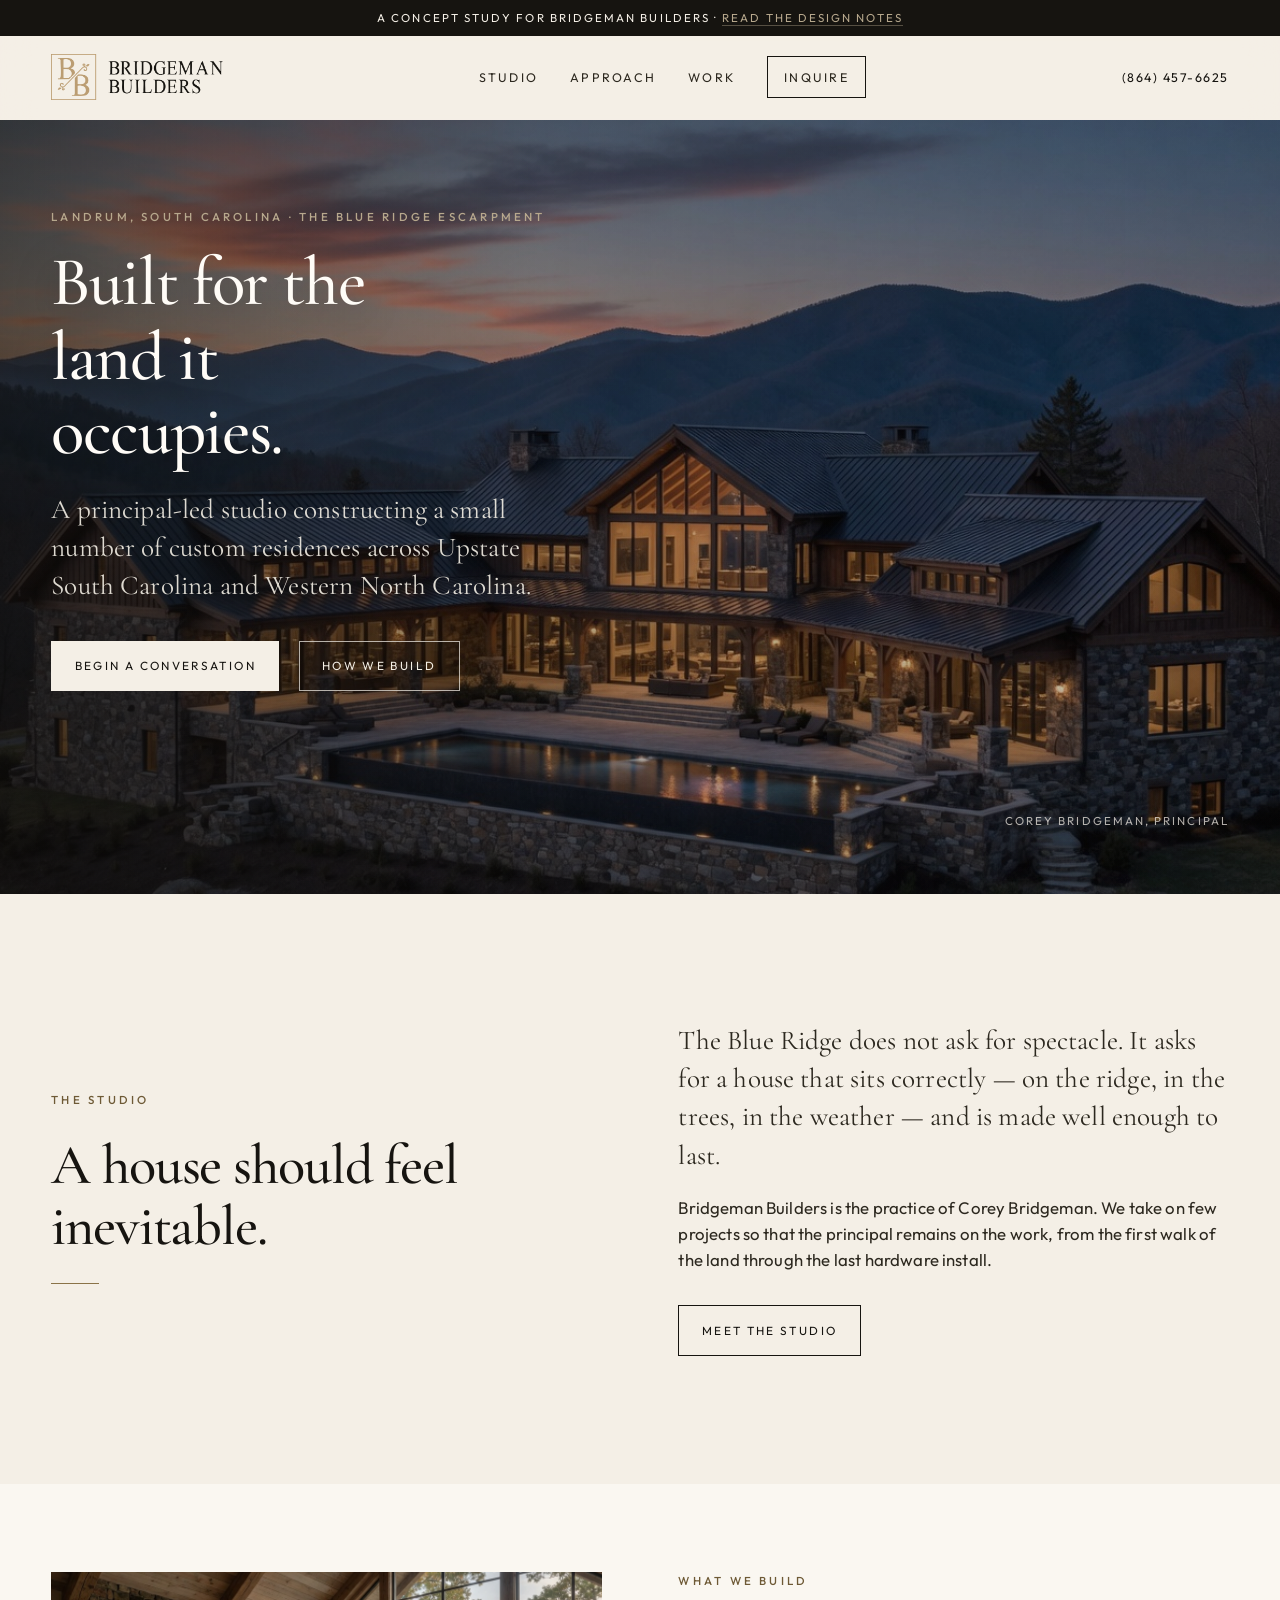
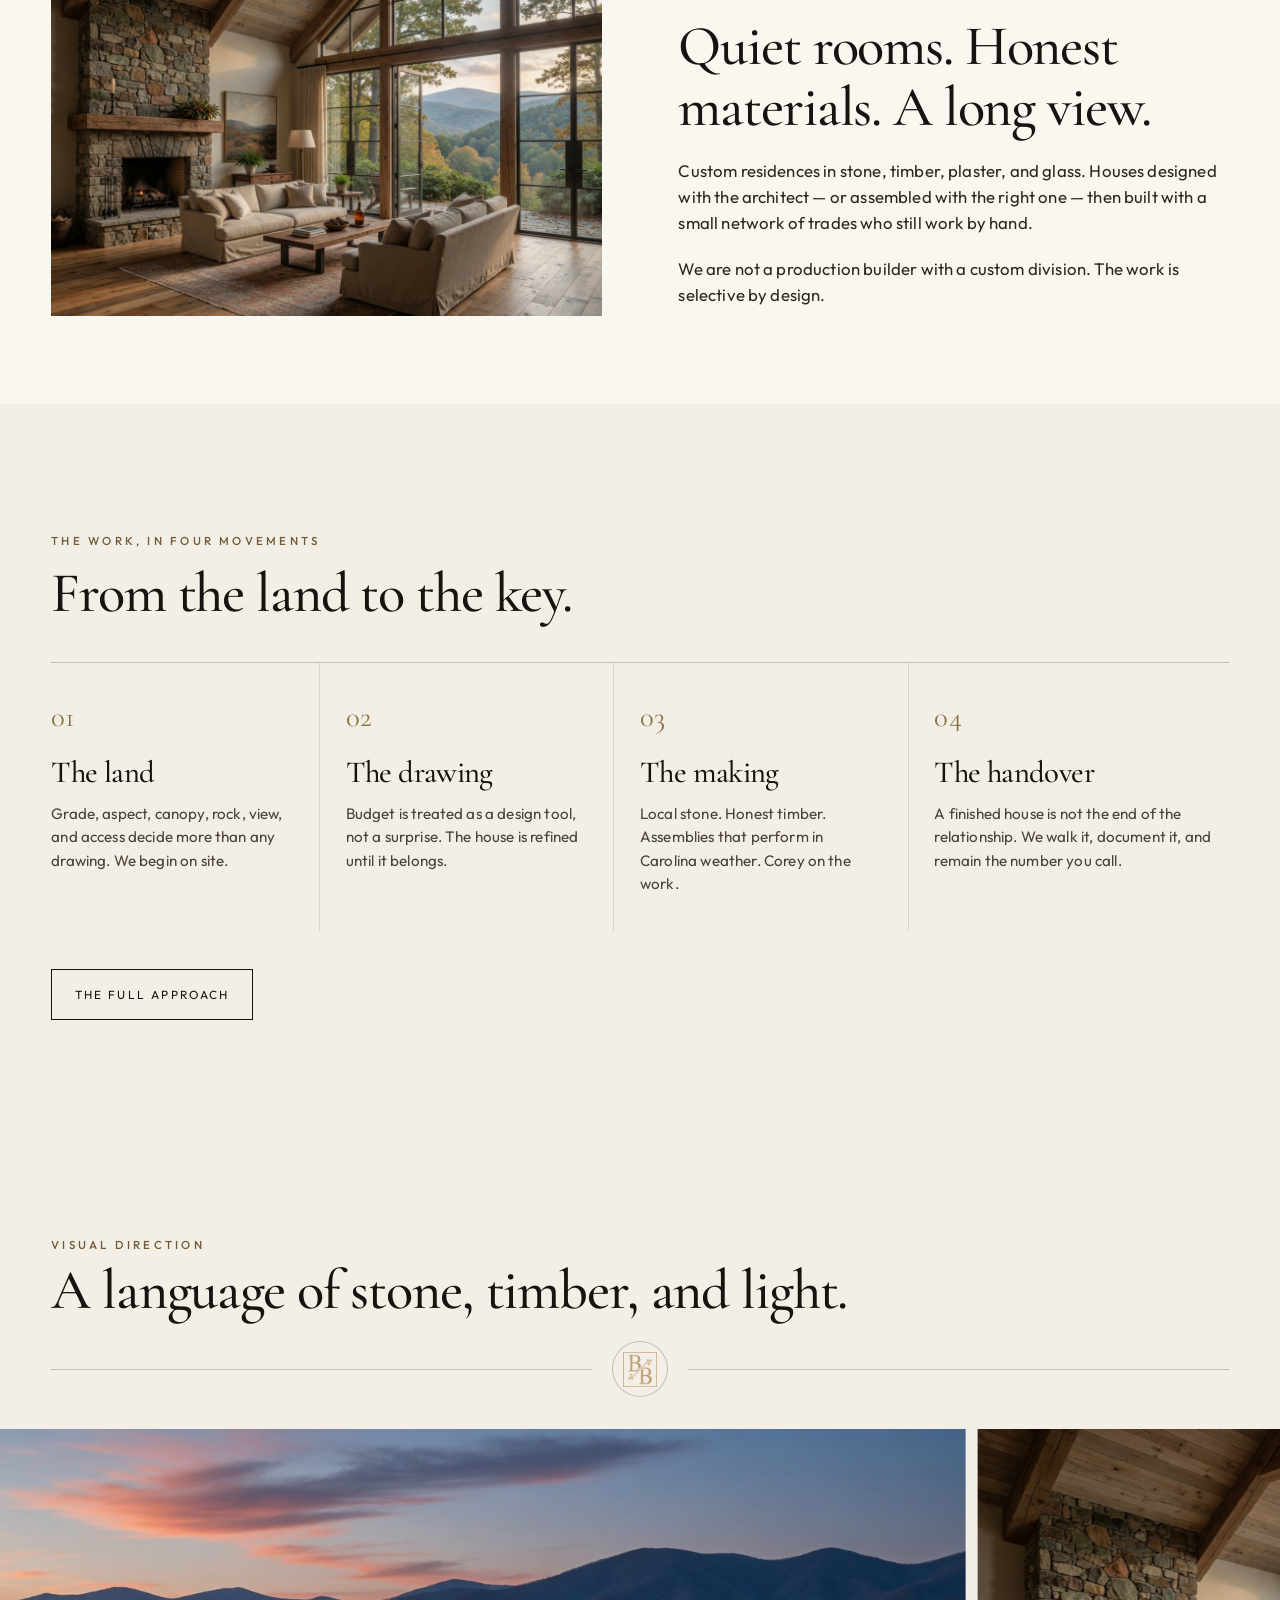
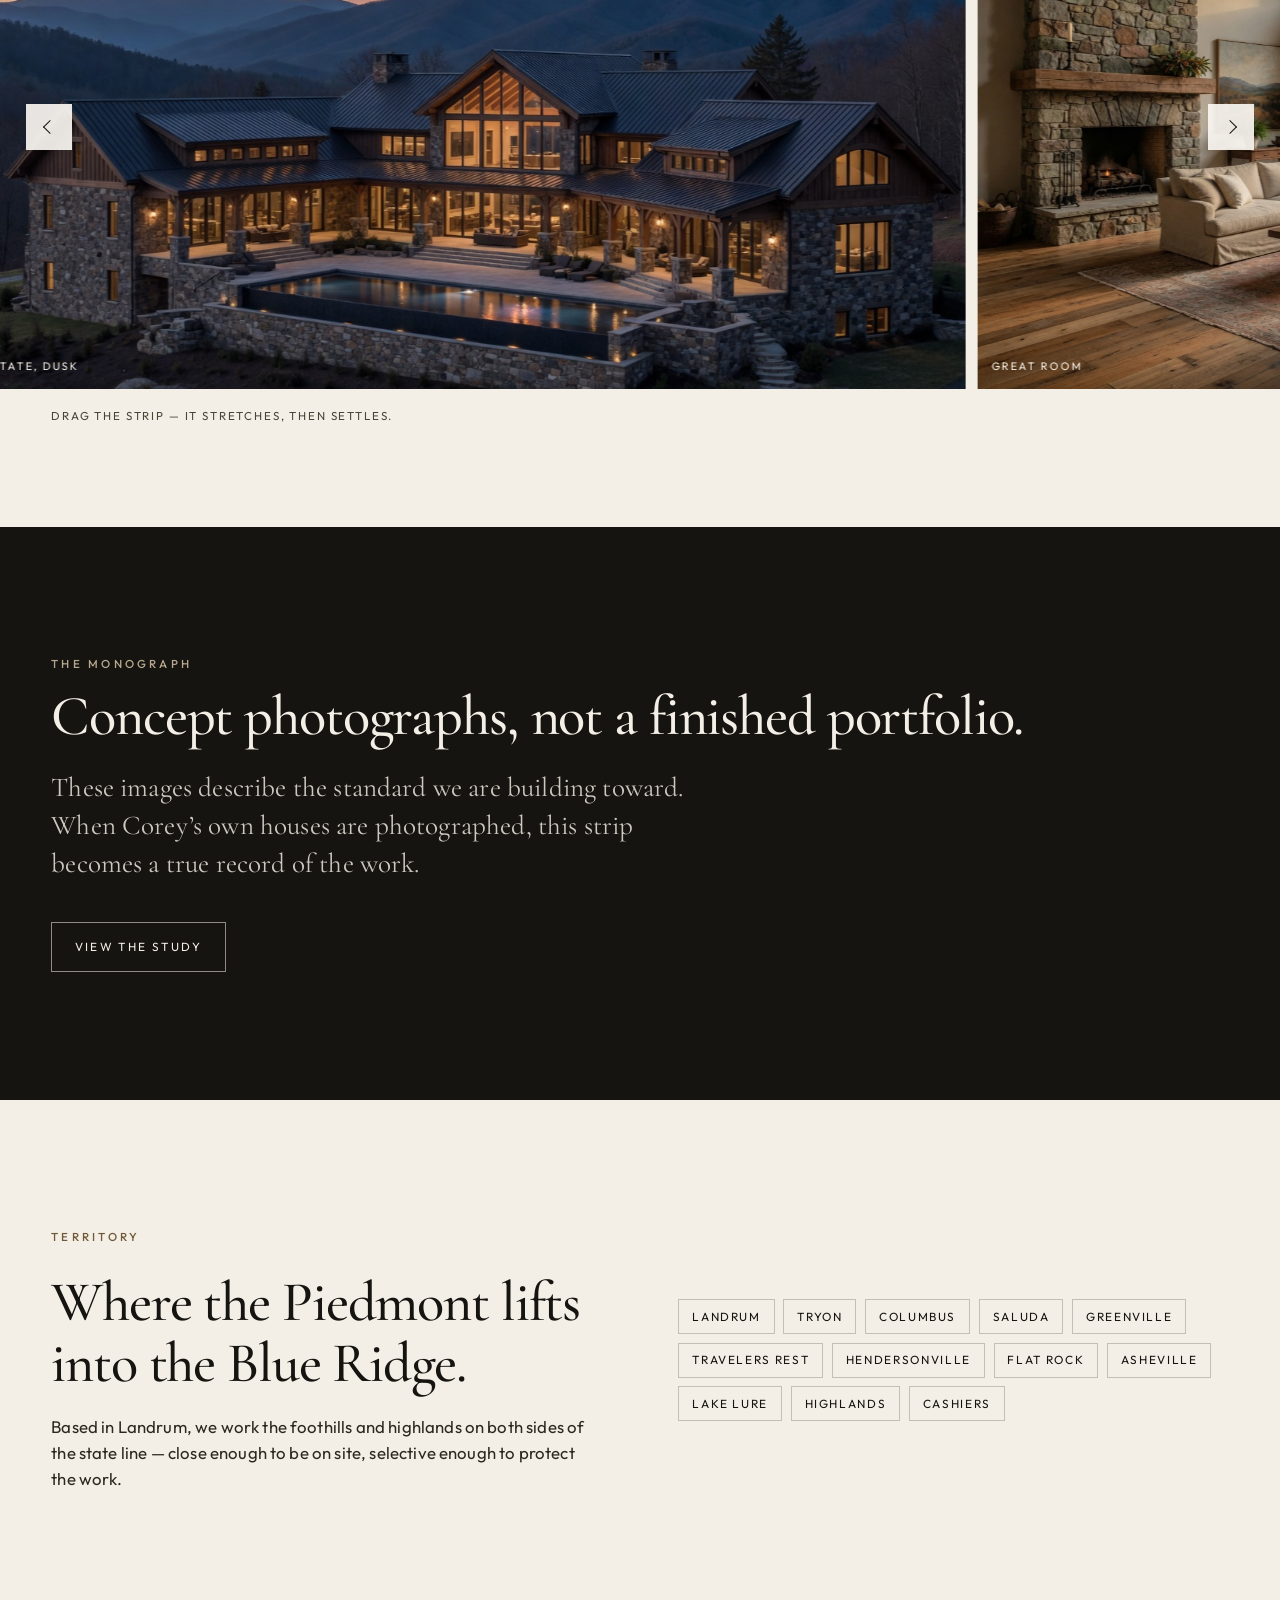
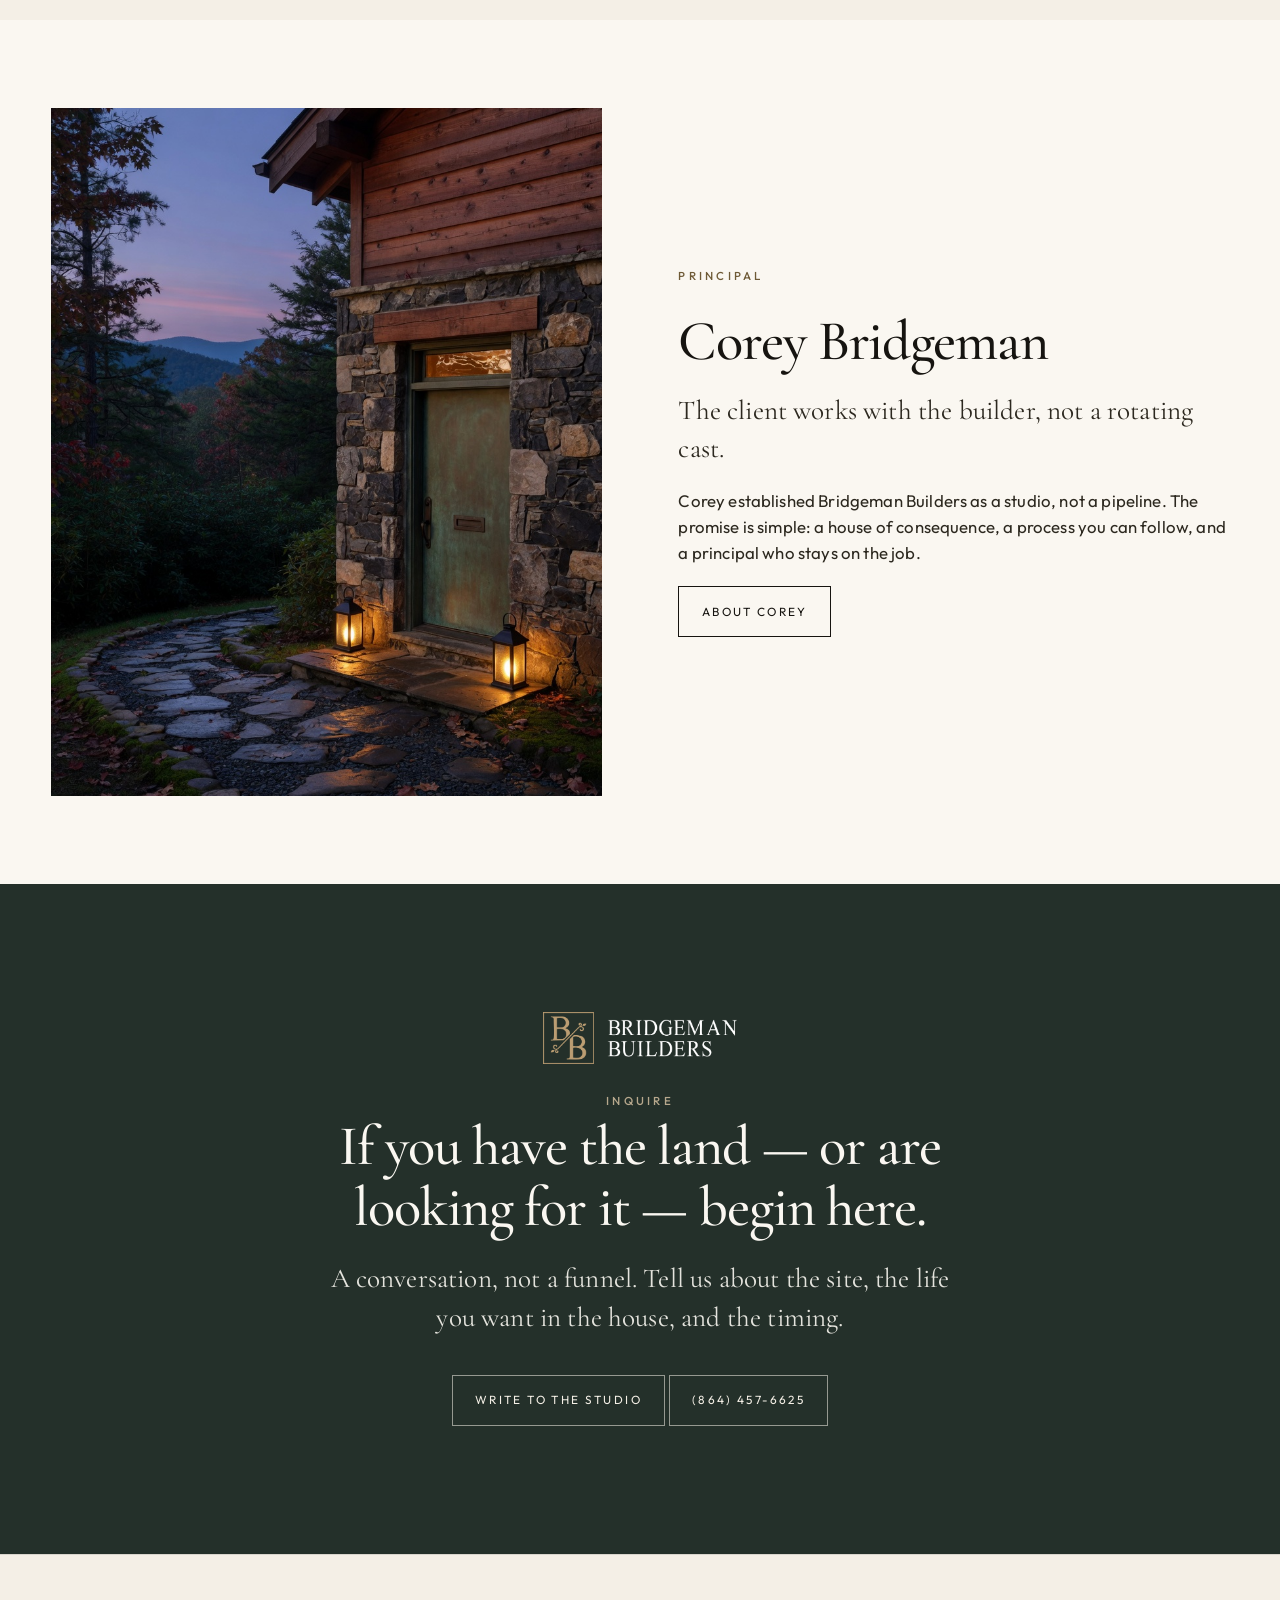
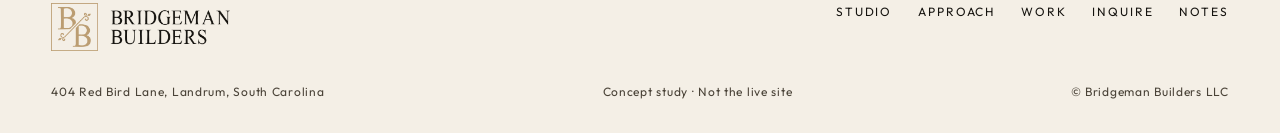
<file: index.html>
<!DOCTYPE html>
<html lang="en">
<head>
  <meta charset="UTF-8" />
  <meta name="viewport" content="width=device-width, initial-scale=1" />
  <title>Bridgeman Builders — Custom Residences, Landrum</title>
  <meta name="description" content="Principal-led custom homes for the Blue Ridge escarpment. Corey Bridgeman builds a small number of residences across Upstate South Carolina and Western North Carolina." />
  <meta name="robots" content="noindex, nofollow" />
  <meta property="og:title" content="Bridgeman Builders" />
  <meta property="og:description" content="Custom residences for the Carolina escarpment. A concept study for Corey Bridgeman." />
  <meta property="og:image" content="images/hero-dusk.jpg" />
  <link rel="icon" href="images/logo-mark.png" type="image/png" />
  <link rel="preconnect" href="https://fonts.googleapis.com" />
  <link rel="preconnect" href="https://fonts.gstatic.com" crossorigin />
  <link href="https://fonts.googleapis.com/css2?family=Cormorant+Garamond:ital,wght@0,400;0,500;0,600;1,400;1,500&family=Outfit:wght@300;400;500;600&display=swap" rel="stylesheet" />
  <link rel="stylesheet" href="css/styles.css" />
</head>
<body>
  <div class="ribbon">A concept study for Bridgeman Builders · <a href="notes.html">Read the design notes</a></div>
  <header class="nav">
    <a class="wordmark" href="index.html" aria-label="Bridgeman Builders home">
      <img class="logo-full" src="images/logo-dark.png" alt="Bridgeman Builders" />
      <img class="logo-mark" src="images/logo-mark.png" alt="" />
    </a>
    <nav class="nav-links" aria-label="Primary">
      <a href="about.html">Studio</a>
      <a href="approach.html">Approach</a>
      <a href="work.html">Work</a>
      <a href="contact.html" class="nav-cta">Inquire</a>
    </nav>
    <a class="nav-phone" href="tel:8644576625">(864) 457-6625</a>
    <button class="menu-btn" aria-label="Open menu" aria-expanded="false"><span></span></button>
  </header>
  <nav class="mobile-panel" aria-label="Mobile">
    <a href="about.html">Studio</a>
    <a href="approach.html">Approach</a>
    <a href="work.html">Work</a>
    <a href="contact.html">Inquire</a>
    <a href="tel:8644576625">(864) 457-6625</a>
    <a href="notes.html">Design notes</a>
  </nav>

  <section class="hero">
    <div class="hero-media">
      <img src="images/hero-dusk.jpg" alt="A large luxury mountain estate of stone, timber, and glass at dusk above the Blue Ridge" />
    </div>
    <div class="hero-inner">
      <p class="eyebrow reveal">Landrum, South Carolina · The Blue Ridge escarpment</p>
      <h1 class="reveal d1">Built for the land it occupies.</h1>
      <p class="lede reveal d2">A principal-led studio constructing a small number of custom residences across Upstate South Carolina and Western North Carolina.</p>
      <div class="hero-actions reveal d3">
        <a class="btn btn-solid" href="contact.html">Begin a conversation</a>
        <a class="btn btn-light" href="approach.html">How we build</a>
      </div>
    </div>
    <p class="hero-meta">Corey Bridgeman, Principal</p>
  </section>

  <section class="section">
    <div class="wrap split">
      <div class="stack">
        <p class="eyebrow kicker">The studio</p>
        <h2>A house should feel inevitable.</h2>
        <hr class="rule" />
      </div>
      <div class="stack">
        <p class="lede">The Blue Ridge does not ask for spectacle. It asks for a house that sits correctly — on the ridge, in the trees, in the weather — and is made well enough to last.</p>
        <p class="body-lg">Bridgeman Builders is the practice of Corey Bridgeman. We take on few projects so that the principal remains on the work, from the first walk of the land through the last hardware install.</p>
        <p><a class="btn btn-dark mt-s" href="about.html">Meet the studio</a></p>
      </div>
    </div>
  </section>

  <section class="section-tight bg-cream">
    <div class="wrap">
      <div class="split top">
        <figure class="img-frame landscape">
          <img src="images/interior-greatroom.jpg" alt="Vaulted great room with local stone fireplace and a wall of glass to the mountains" />
        </figure>
        <div class="stack">
          <p class="eyebrow kicker">What we build</p>
          <h2>Quiet rooms. Honest materials. A long view.</h2>
          <p class="body-lg">Custom residences in stone, timber, plaster, and glass. Houses designed with the architect — or assembled with the right one — then built with a small network of trades who still work by hand.</p>
          <p class="body-lg">We are not a production builder with a custom division. The work is selective by design.</p>
        </div>
      </div>
    </div>
  </section>

  <section class="section">
    <div class="wrap">
      <p class="eyebrow kicker">The work, in four movements</p>
      <h2 class="mt-s">From the land to the key.</h2>
      <div class="process mt-l">
        <article>
          <span class="num">01</span>
          <h3>The land</h3>
          <p>Grade, aspect, canopy, rock, view, and access decide more than any drawing. We begin on site.</p>
        </article>
        <article>
          <span class="num">02</span>
          <h3>The drawing</h3>
          <p>Budget is treated as a design tool, not a surprise. The house is refined until it belongs.</p>
        </article>
        <article>
          <span class="num">03</span>
          <h3>The making</h3>
          <p>Local stone. Honest timber. Assemblies that perform in Carolina weather. Corey on the work.</p>
        </article>
        <article>
          <span class="num">04</span>
          <h3>The handover</h3>
          <p>A finished house is not the end of the relationship. We walk it, document it, and remain the number you call.</p>
        </article>
      </div>
      <p class="mt-l"><a class="btn btn-dark" href="approach.html">The full approach</a></p>
    </div>
  </section>

  <section class="band-section">
    <div class="wrap band-intro">
      <p class="eyebrow kicker">Visual direction</p>
      <h2>A language of stone, timber, and light.</h2>
    </div>
    <div class="band-rule" aria-hidden="true">
      <span></span>
      <div class="band-rule-mark">
        <img src="images/logo-mark.png" alt="" />
      </div>
      <span></span>
    </div>
    <div class="band" data-band>
      <button class="band-arrow prev" type="button" data-band-prev aria-label="Previous image"></button>
      <div class="band-viewport">
        <div class="band-track">
          <figure>
            <img src="images/hero-dusk.jpg" alt="Luxury Blue Ridge estate at dusk" />
            <figcaption>Estate, dusk</figcaption>
          </figure>
          <figure>
            <img src="images/interior-greatroom.jpg" alt="Vaulted great room" />
            <figcaption>Great room</figcaption>
          </figure>
          <figure>
            <img src="images/entry-dusk.jpg" alt="Lantern-lit stone entry" />
            <figcaption>Threshold</figcaption>
          </figure>
          <figure>
            <img src="images/interior-kitchen.jpg" alt="Walnut kitchen" />
            <figcaption>Kitchen</figcaption>
          </figure>
          <figure>
            <img src="images/craft-stone.jpg" alt="Fieldstone being laid" />
            <figcaption>Stone</figcaption>
          </figure>
          <figure>
            <img src="images/exterior-morning.jpg" alt="Morning mist around a mountain house" />
            <figcaption>Escarpment morning</figcaption>
          </figure>
          <figure>
            <img src="images/outdoor-terrace.jpg" alt="Covered terrace" />
            <figcaption>Terrace</figcaption>
          </figure>
          <figure>
            <img src="images/interior-bath.jpg" alt="Primary bath" />
            <figcaption>Primary bath</figcaption>
          </figure>
          <figure>
            <img src="images/craft-millwork.jpg" alt="Custom millwork" />
            <figcaption>Millwork</figcaption>
          </figure>
          <figure>
            <img src="images/interior-dining.jpg" alt="Dining room" />
            <figcaption>Dining</figcaption>
          </figure>
        </div>
      </div>
      <button class="band-arrow next" type="button" data-band-next aria-label="Next image"></button>
      <p class="band-hint">Drag the strip — it stretches, then settles.</p>
    </div>
  </section>

  <section class="section bg-ink">
    <div class="wrap">
      <p class="eyebrow kicker">The monograph</p>
      <h2 class="mt-s">Concept photographs, not a finished portfolio.</h2>
      <p class="lede mt-m narrow">These images describe the standard we are building toward. When Corey’s own houses are photographed, this strip becomes a true record of the work.</p>
      <p class="mt-l"><a class="btn btn-light" href="work.html">View the study</a></p>
    </div>
  </section>

  <section class="section">
    <div class="wrap split">
      <div class="stack">
        <p class="eyebrow kicker">Territory</p>
        <h2>Where the Piedmont lifts into the Blue Ridge.</h2>
        <p class="body-lg">Based in Landrum, we work the foothills and highlands on both sides of the state line — close enough to be on site, selective enough to protect the work.</p>
      </div>
      <div class="places">
        <span>Landrum</span>
        <span>Tryon</span>
        <span>Columbus</span>
        <span>Saluda</span>
        <span>Greenville</span>
        <span>Travelers Rest</span>
        <span>Hendersonville</span>
        <span>Flat Rock</span>
        <span>Asheville</span>
        <span>Lake Lure</span>
        <span>Highlands</span>
        <span>Cashiers</span>
      </div>
    </div>
  </section>

  <section class="section-tight bg-cream">
    <div class="wrap split">
      <figure class="img-frame portrait">
        <img src="images/entry-dusk.jpg" alt="Stone path and lantern-lit entry of a Carolina mountain house at dusk" />
      </figure>
      <div class="stack">
        <p class="eyebrow kicker">Principal</p>
        <h2>Corey Bridgeman</h2>
        <p class="lede">The client works with the builder, not a rotating cast.</p>
        <p class="body-lg">Corey established Bridgeman Builders as a studio, not a pipeline. The promise is simple: a house of consequence, a process you can follow, and a principal who stays on the job.</p>
        <p><a class="btn btn-dark" href="about.html">About Corey</a></p>
      </div>
    </div>
  </section>

  <section class="section bg-forest">
    <div class="wrap center" style="max-width:40rem">
      <img class="logo-on-dark" src="images/logo.png" alt="Bridgeman Builders" />
      <p class="eyebrow kicker" style="color:var(--stone)">Inquire</p>
      <h2>If you have the land — or are looking for it — begin here.</h2>
      <p class="lede mt-m">A conversation, not a funnel. Tell us about the site, the life you want in the house, and the timing.</p>
      <p class="mt-l">
        <a class="btn btn-light" href="contact.html">Write to the studio</a>
        <a class="btn btn-light" href="tel:8644576625">(864) 457-6625</a>
      </p>
    </div>
  </section>

  <footer>
    <div class="footer-top">
      <a class="wordmark" href="index.html">
        <img class="logo-full" src="images/logo-dark.png" alt="Bridgeman Builders" />
      <img class="logo-mark" src="images/logo-mark.png" alt="" />
      </a>
      <nav class="footer-nav">
        <a href="about.html">Studio</a>
        <a href="approach.html">Approach</a>
        <a href="work.html">Work</a>
        <a href="contact.html">Inquire</a>
        <a href="notes.html">Notes</a>
      </nav>
    </div>
    <div class="footer-bottom">
      <span>404 Red Bird Lane, Landrum, South Carolina</span>
      <span>Concept study · Not the live site</span>
      <span>© Bridgeman Builders LLC</span>
    </div>
  </footer>
  <script src="js/main.js"></script>
</body>
</html>
</file>
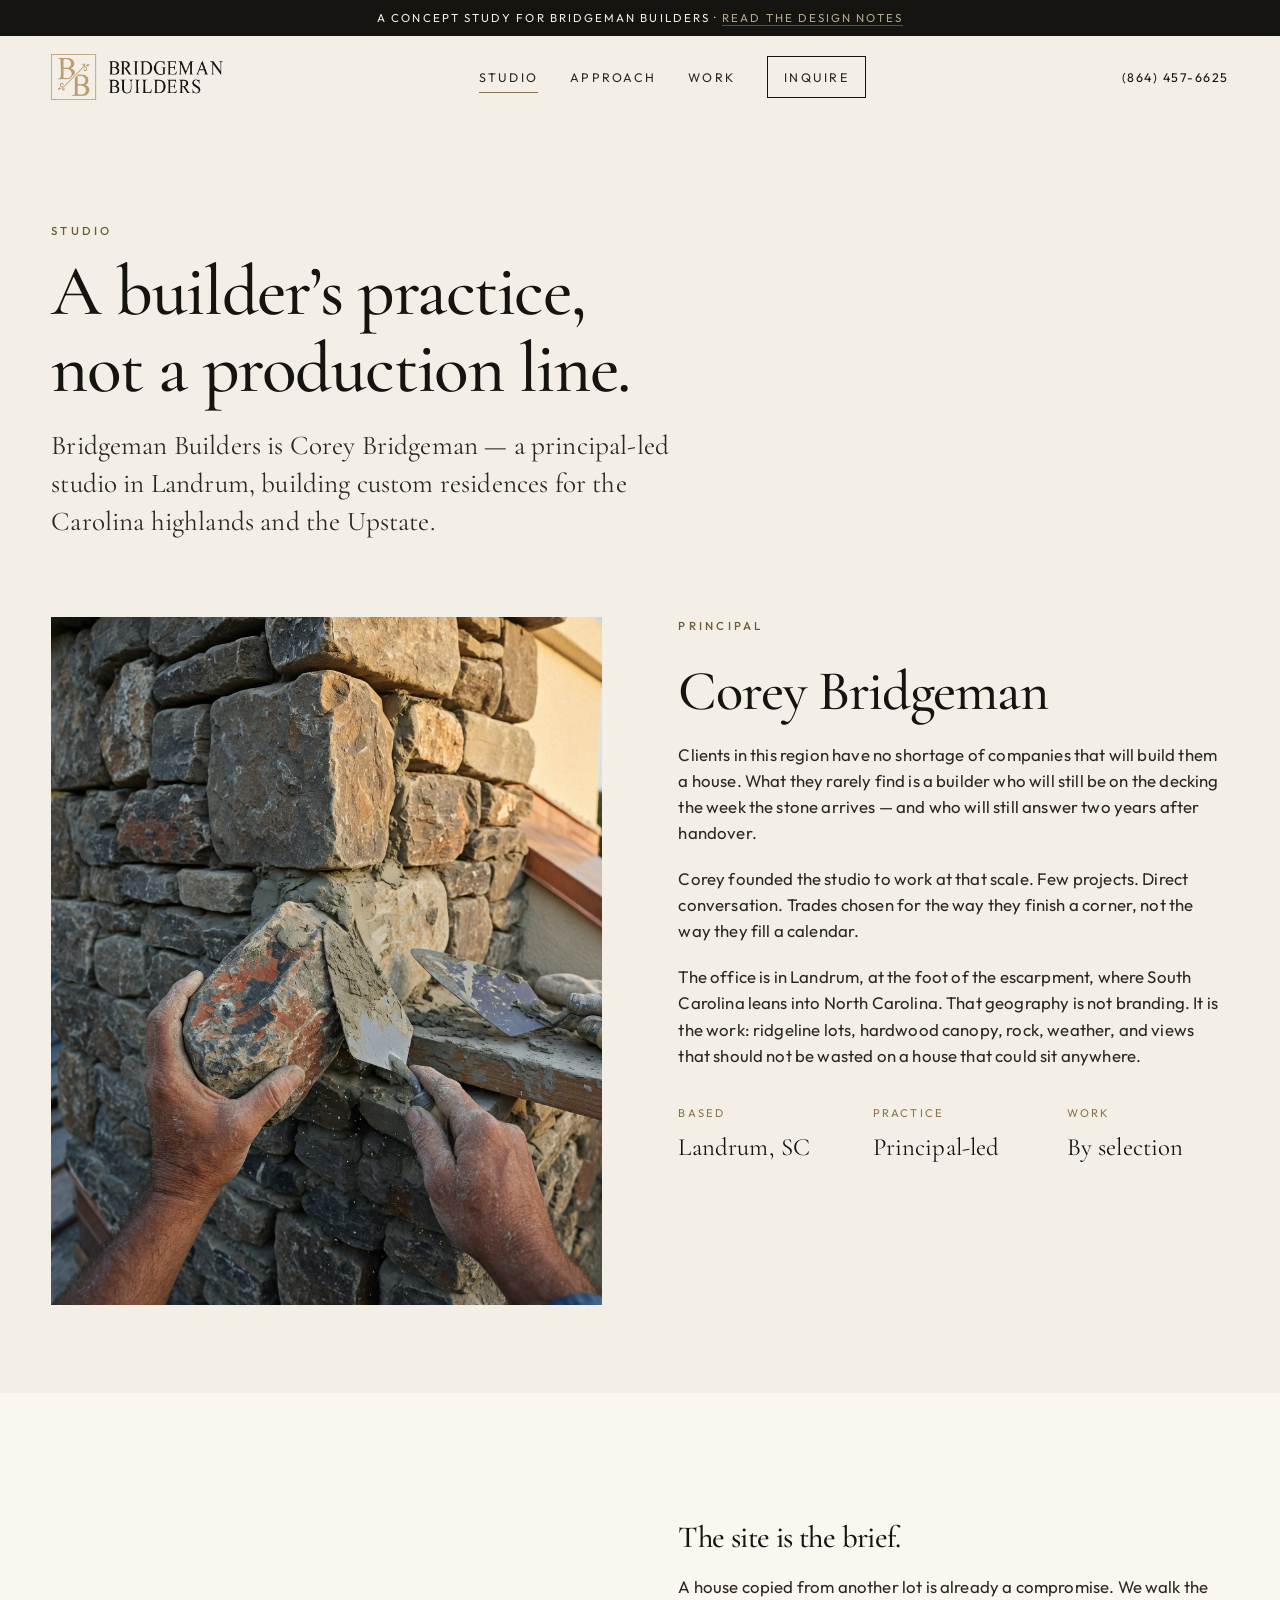
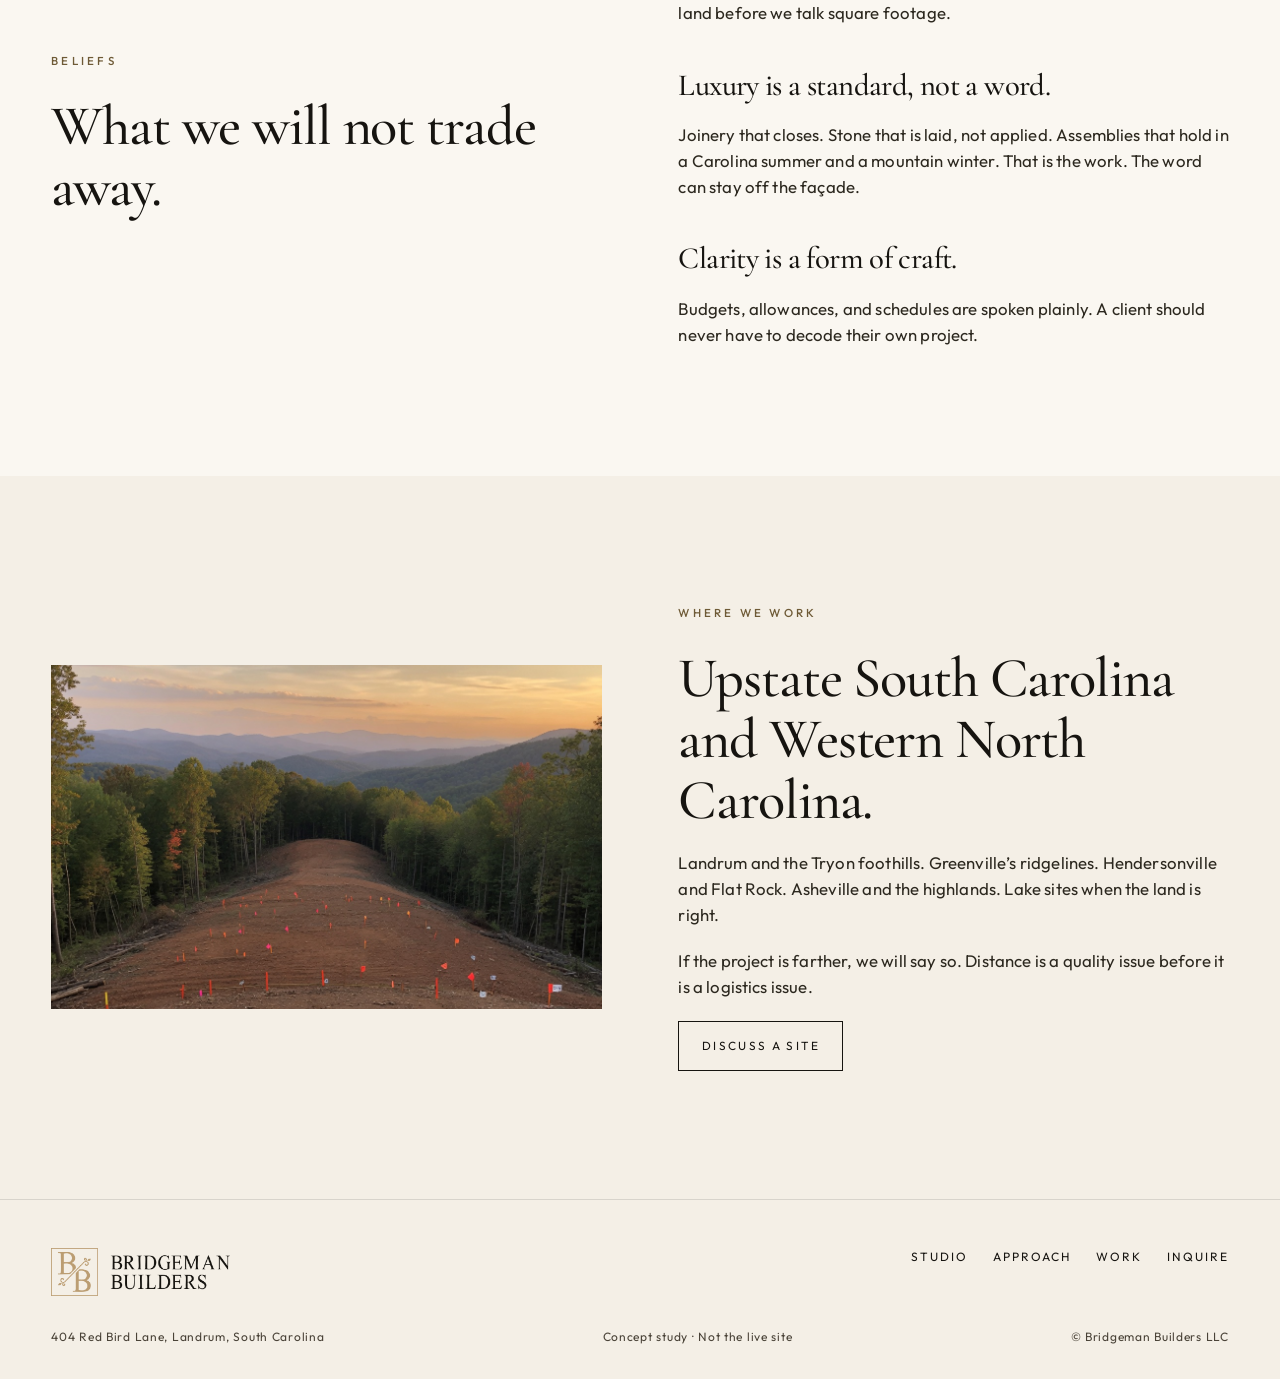
<file: about.html>
<!DOCTYPE html>
<html lang="en">
<head>
  <meta charset="UTF-8" />
  <meta name="viewport" content="width=device-width, initial-scale=1" />
  <title>The Studio — Bridgeman Builders</title>
  <meta name="description" content="Corey Bridgeman, principal of Bridgeman Builders in Landrum, South Carolina. A studio for custom residences on the Blue Ridge escarpment." />
  <meta name="robots" content="noindex, nofollow" />
  <link rel="icon" href="images/logo-mark.png" type="image/png" />
  <link rel="preconnect" href="https://fonts.googleapis.com" />
  <link rel="preconnect" href="https://fonts.gstatic.com" crossorigin />
  <link href="https://fonts.googleapis.com/css2?family=Cormorant+Garamond:ital,wght@0,400;0,500;0,600;1,400;1,500&family=Outfit:wght@300;400;500;600&display=swap" rel="stylesheet" />
  <link rel="stylesheet" href="css/styles.css" />
</head>
<body>
  <div class="ribbon">A concept study for Bridgeman Builders · <a href="notes.html">Read the design notes</a></div>
  <header class="nav">
    <a class="wordmark" href="index.html">
      <img class="logo-full" src="images/logo-dark.png" alt="Bridgeman Builders" />
      <img class="logo-mark" src="images/logo-mark.png" alt="" />
    </a>
    <nav class="nav-links" aria-label="Primary">
      <a href="about.html" aria-current="page">Studio</a>
      <a href="approach.html">Approach</a>
      <a href="work.html">Work</a>
      <a href="contact.html" class="nav-cta">Inquire</a>
    </nav>
    <a class="nav-phone" href="tel:8644576625">(864) 457-6625</a>
    <button class="menu-btn" aria-label="Open menu" aria-expanded="false"><span></span></button>
  </header>
  <nav class="mobile-panel">
    <a href="about.html">Studio</a>
    <a href="approach.html">Approach</a>
    <a href="work.html">Work</a>
    <a href="contact.html">Inquire</a>
    <a href="tel:8644576625">(864) 457-6625</a>
  </nav>

  <header class="page-hero">
    <p class="eyebrow">Studio</p>
    <h1>A builder’s practice, not a production line.</h1>
    <p class="lede">Bridgeman Builders is Corey Bridgeman — a principal-led studio in Landrum, building custom residences for the Carolina highlands and the Upstate.</p>
  </header>

  <section class="section-tight section-follow">
    <div class="wrap split top">
      <figure class="img-frame portrait">
        <img src="images/craft-stone.jpg" alt="Hands setting local fieldstone — the work of the studio" />
        <figcaption>The work is physical. The standard is not delegated.</figcaption>
      </figure>
      <div class="stack">
        <p class="eyebrow kicker">Principal</p>
        <h2>Corey Bridgeman</h2>
        <p class="body-lg">Clients in this region have no shortage of companies that will build them a house. What they rarely find is a builder who will still be on the decking the week the stone arrives — and who will still answer two years after handover.</p>
        <p class="body-lg">Corey founded the studio to work at that scale. Few projects. Direct conversation. Trades chosen for the way they finish a corner, not the way they fill a calendar.</p>
        <p class="body-lg">The office is in Landrum, at the foot of the escarpment, where South Carolina leans into North Carolina. That geography is not branding. It is the work: ridgeline lots, hardwood canopy, rock, weather, and views that should not be wasted on a house that could sit anywhere.</p>
        <dl class="stats">
          <div>
            <dt>Based</dt>
            <dd>Landrum, SC</dd>
          </div>
          <div>
            <dt>Practice</dt>
            <dd>Principal-led</dd>
          </div>
          <div>
            <dt>Work</dt>
            <dd>By selection</dd>
          </div>
        </dl>
      </div>
    </div>
  </section>

  <section class="section bg-cream">
    <div class="wrap split">
      <div class="stack">
        <p class="eyebrow kicker">Beliefs</p>
        <h2>What we will not trade away.</h2>
      </div>
      <div class="stack">
        <h3>The site is the brief.</h3>
        <p class="body-lg">A house copied from another lot is already a compromise. We walk the land before we talk square footage.</p>
        <h3 class="mt-m">Luxury is a standard, not a word.</h3>
        <p class="body-lg">Joinery that closes. Stone that is laid, not applied. Assemblies that hold in a Carolina summer and a mountain winter. That is the work. The word can stay off the façade.</p>
        <h3 class="mt-m">Clarity is a form of craft.</h3>
        <p class="body-lg">Budgets, allowances, and schedules are spoken plainly. A client should never have to decode their own project.</p>
      </div>
    </div>
  </section>

  <section class="section">
    <div class="wrap split">
      <figure class="img-frame landscape">
        <img src="images/land-site.jpg" alt="A wooded ridge on the Blue Ridge escarpment prepared for a house" />
      </figure>
      <div class="stack">
        <p class="eyebrow kicker">Where we work</p>
        <h2>Upstate South Carolina and Western North Carolina.</h2>
        <p class="body-lg">Landrum and the Tryon foothills. Greenville’s ridgelines. Hendersonville and Flat Rock. Asheville and the highlands. Lake sites when the land is right.</p>
        <p class="body-lg">If the project is farther, we will say so. Distance is a quality issue before it is a logistics issue.</p>
        <p><a class="btn btn-dark" href="contact.html">Discuss a site</a></p>
      </div>
    </div>
  </section>

  <footer>
    <div class="footer-top">
      <a class="wordmark" href="index.html">
        <img class="logo-full" src="images/logo-dark.png" alt="Bridgeman Builders" />
      <img class="logo-mark" src="images/logo-mark.png" alt="" />
      </a>
      <nav class="footer-nav">
        <a href="about.html">Studio</a>
        <a href="approach.html">Approach</a>
        <a href="work.html">Work</a>
        <a href="contact.html">Inquire</a>
      </nav>
    </div>
    <div class="footer-bottom">
      <span>404 Red Bird Lane, Landrum, South Carolina</span>
      <span>Concept study · Not the live site</span>
      <span>© Bridgeman Builders LLC</span>
    </div>
  </footer>
  <script src="js/main.js"></script>
</body>
</html>
</file>
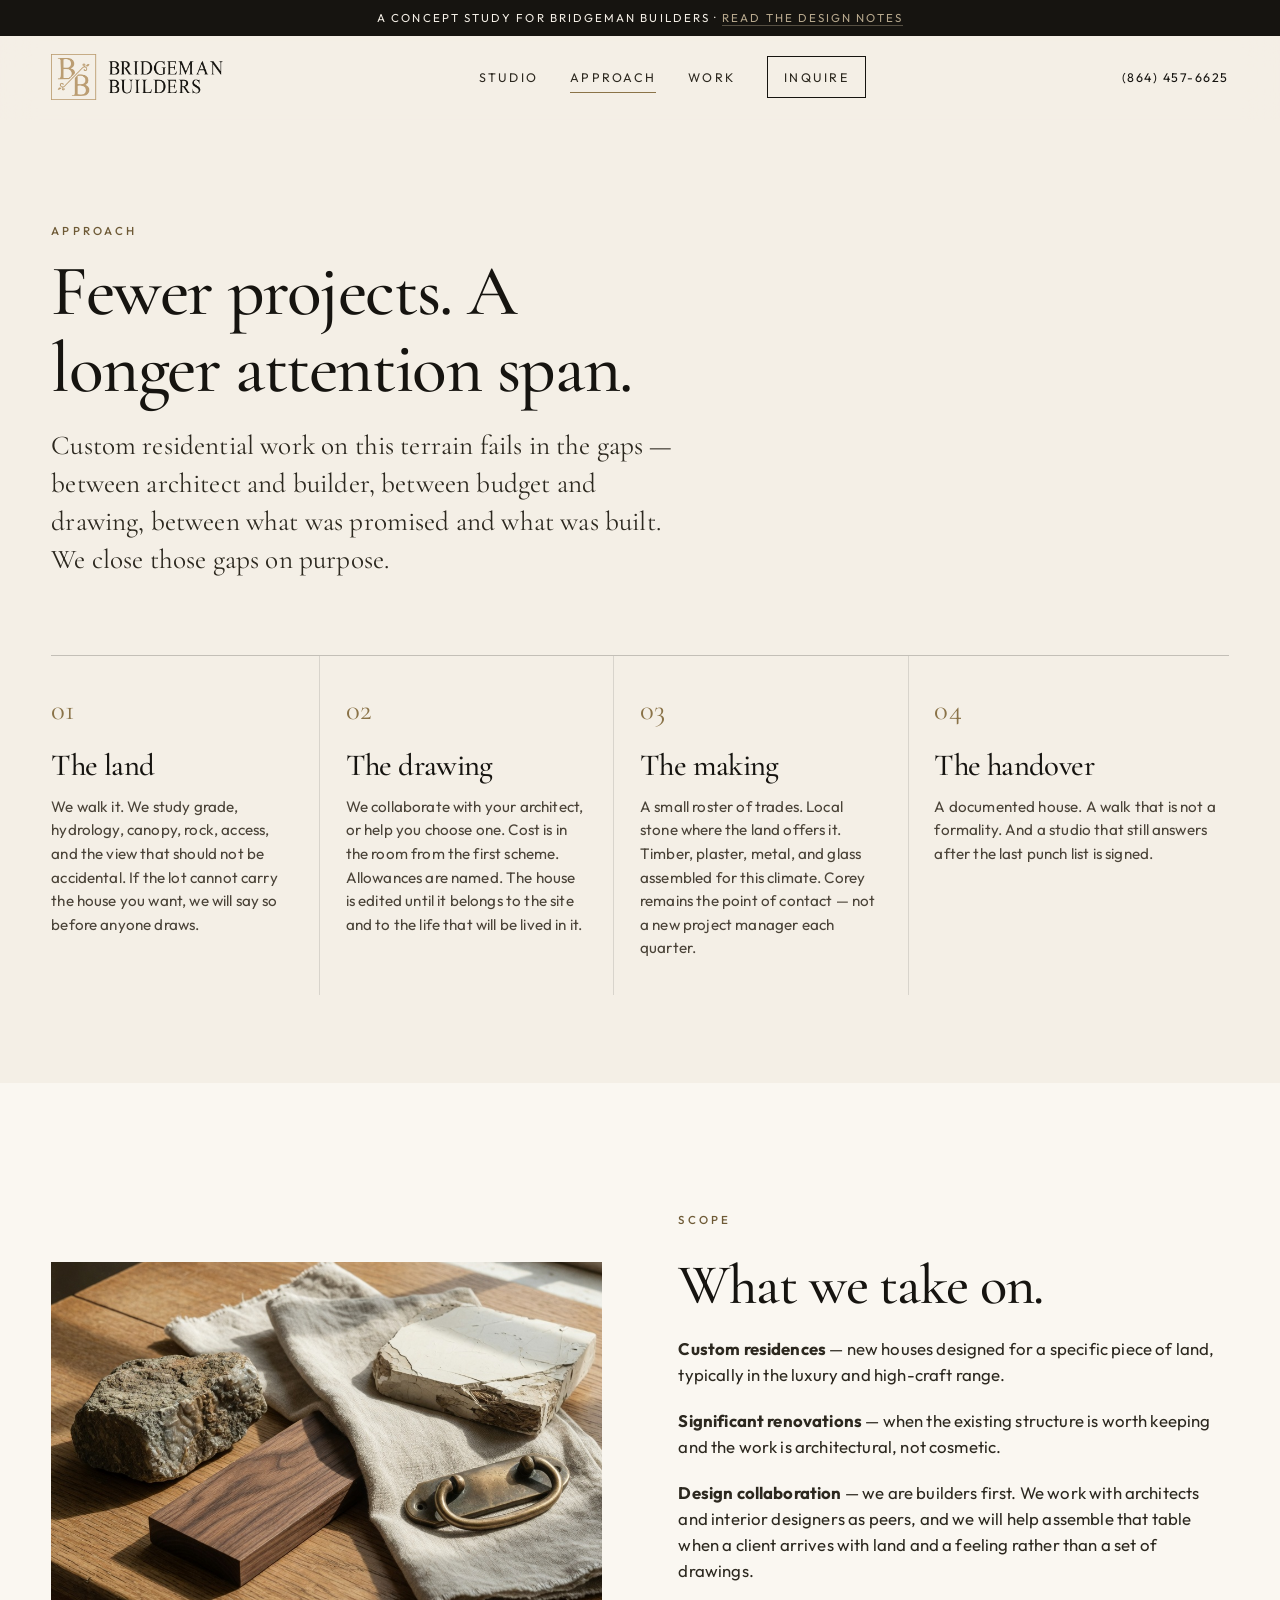
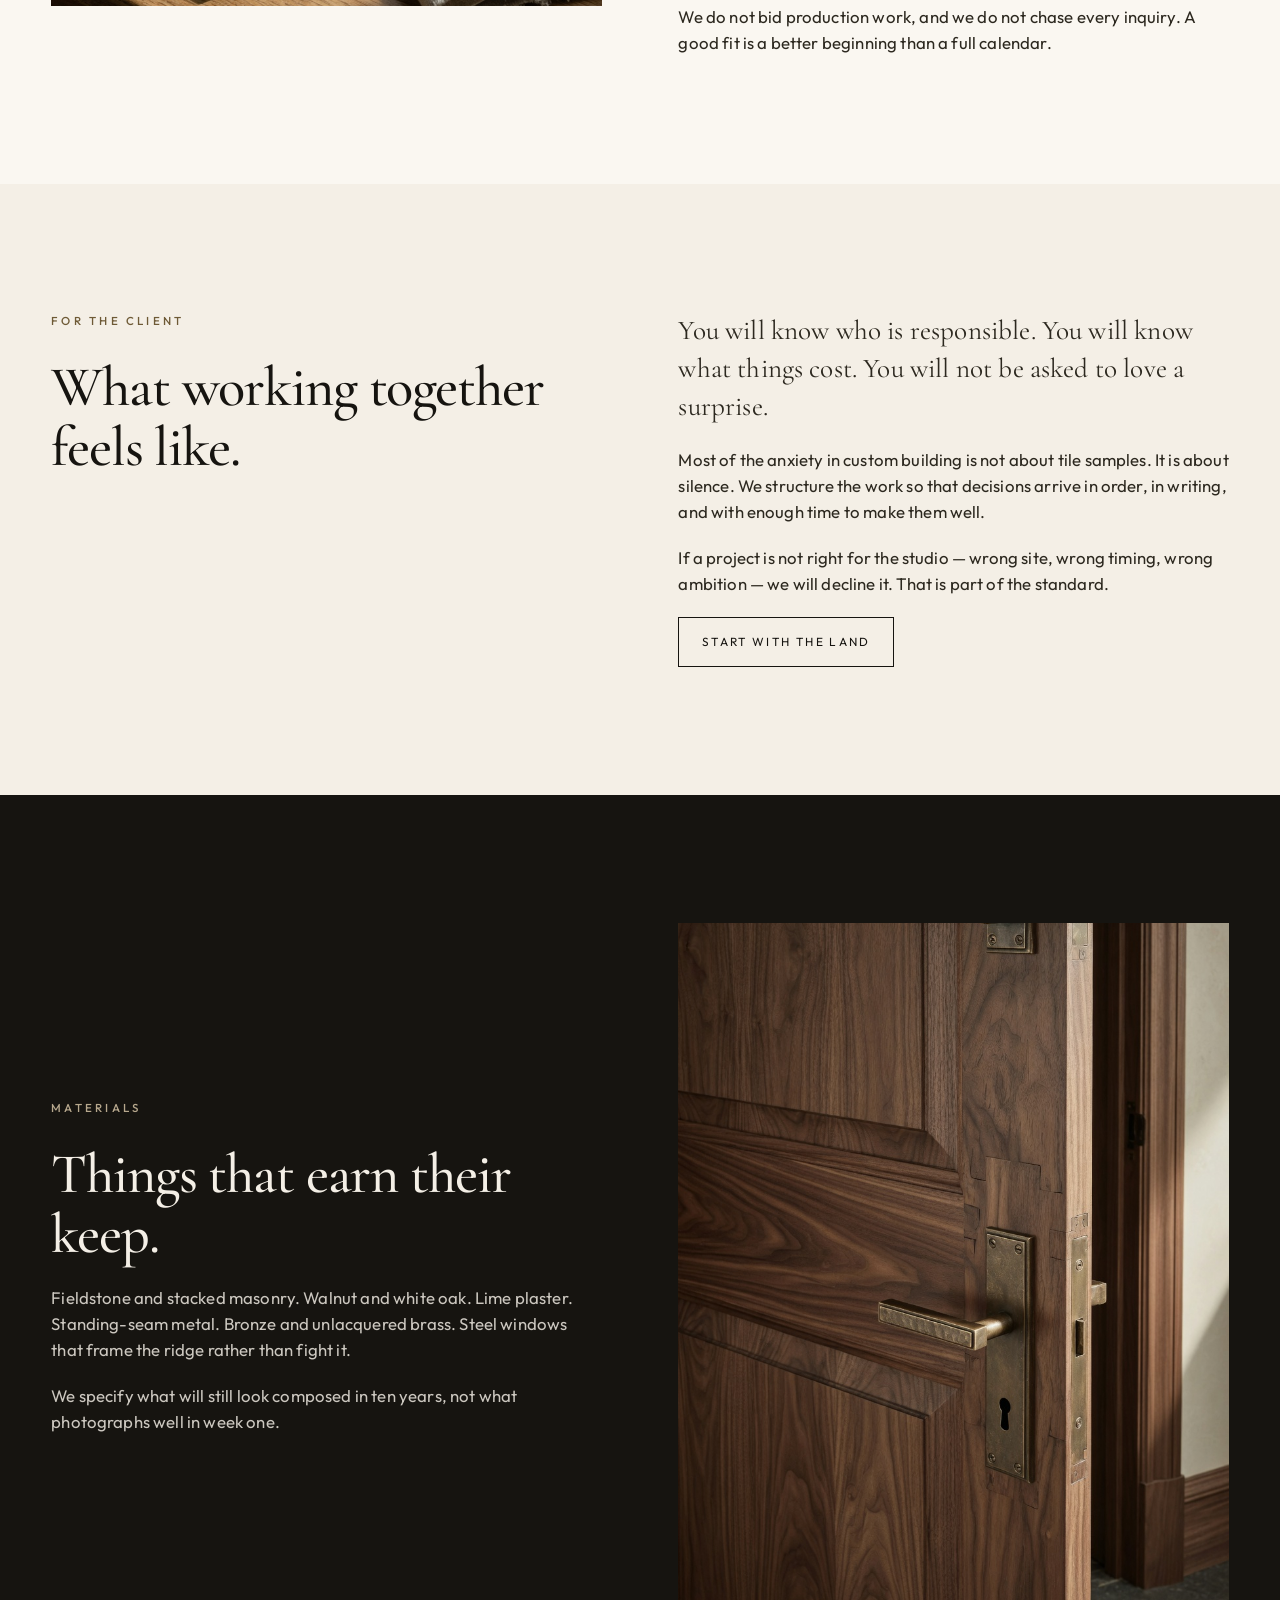
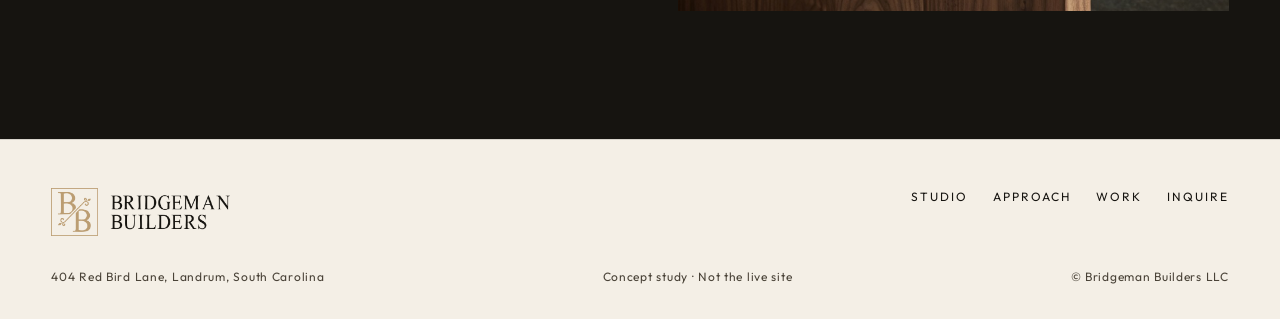
<file: approach.html>
<!DOCTYPE html>
<html lang="en">
<head>
  <meta charset="UTF-8" />
  <meta name="viewport" content="width=device-width, initial-scale=1" />
  <title>Approach — Bridgeman Builders</title>
  <meta name="description" content="How Bridgeman Builders works: land, design, craft, and handover for custom homes in Upstate South Carolina and Western North Carolina." />
  <meta name="robots" content="noindex, nofollow" />
  <link rel="icon" href="images/logo-mark.png" type="image/png" />
  <link rel="preconnect" href="https://fonts.googleapis.com" />
  <link rel="preconnect" href="https://fonts.gstatic.com" crossorigin />
  <link href="https://fonts.googleapis.com/css2?family=Cormorant+Garamond:ital,wght@0,400;0,500;0,600;1,400;1,500&family=Outfit:wght@300;400;500;600&display=swap" rel="stylesheet" />
  <link rel="stylesheet" href="css/styles.css" />
</head>
<body>
  <div class="ribbon">A concept study for Bridgeman Builders · <a href="notes.html">Read the design notes</a></div>
  <header class="nav">
    <a class="wordmark" href="index.html">
      <img class="logo-full" src="images/logo-dark.png" alt="Bridgeman Builders" />
      <img class="logo-mark" src="images/logo-mark.png" alt="" />
    </a>
    <nav class="nav-links" aria-label="Primary">
      <a href="about.html">Studio</a>
      <a href="approach.html" aria-current="page">Approach</a>
      <a href="work.html">Work</a>
      <a href="contact.html" class="nav-cta">Inquire</a>
    </nav>
    <a class="nav-phone" href="tel:8644576625">(864) 457-6625</a>
    <button class="menu-btn" aria-label="Open menu" aria-expanded="false"><span></span></button>
  </header>
  <nav class="mobile-panel">
    <a href="about.html">Studio</a>
    <a href="approach.html">Approach</a>
    <a href="work.html">Work</a>
    <a href="contact.html">Inquire</a>
    <a href="tel:8644576625">(864) 457-6625</a>
  </nav>

  <header class="page-hero">
    <p class="eyebrow">Approach</p>
    <h1>Fewer projects. A longer attention span.</h1>
    <p class="lede">Custom residential work on this terrain fails in the gaps — between architect and builder, between budget and drawing, between what was promised and what was built. We close those gaps on purpose.</p>
  </header>

  <section class="section-tight section-follow">
    <div class="wrap">
      <div class="process">
        <article>
          <span class="num">01</span>
          <h3>The land</h3>
          <p>We walk it. We study grade, hydrology, canopy, rock, access, and the view that should not be accidental. If the lot cannot carry the house you want, we will say so before anyone draws.</p>
        </article>
        <article>
          <span class="num">02</span>
          <h3>The drawing</h3>
          <p>We collaborate with your architect, or help you choose one. Cost is in the room from the first scheme. Allowances are named. The house is edited until it belongs to the site and to the life that will be lived in it.</p>
        </article>
        <article>
          <span class="num">03</span>
          <h3>The making</h3>
          <p>A small roster of trades. Local stone where the land offers it. Timber, plaster, metal, and glass assembled for this climate. Corey remains the point of contact — not a new project manager each quarter.</p>
        </article>
        <article>
          <span class="num">04</span>
          <h3>The handover</h3>
          <p>A documented house. A walk that is not a formality. And a studio that still answers after the last punch list is signed.</p>
        </article>
      </div>
    </div>
  </section>

  <section class="section bg-cream">
    <div class="wrap split">
      <figure class="img-frame landscape">
        <img src="images/materials.jpg" alt="Material samples: fieldstone, walnut, linen, bronze, and plaster" />
      </figure>
      <div class="stack">
        <p class="eyebrow kicker">Scope</p>
        <h2>What we take on.</h2>
        <p class="body-lg"><strong>Custom residences</strong> — new houses designed for a specific piece of land, typically in the luxury and high-craft range.</p>
        <p class="body-lg"><strong>Significant renovations</strong> — when the existing structure is worth keeping and the work is architectural, not cosmetic.</p>
        <p class="body-lg"><strong>Design collaboration</strong> — we are builders first. We work with architects and interior designers as peers, and we will help assemble that table when a client arrives with land and a feeling rather than a set of drawings.</p>
        <p class="body-lg">We do not bid production work, and we do not chase every inquiry. A good fit is a better beginning than a full calendar.</p>
      </div>
    </div>
  </section>

  <section class="section">
    <div class="wrap split top">
      <div class="stack">
        <p class="eyebrow kicker">For the client</p>
        <h2>What working together feels like.</h2>
      </div>
      <div class="stack">
        <p class="lede">You will know who is responsible. You will know what things cost. You will not be asked to love a surprise.</p>
        <p class="body-lg">Most of the anxiety in custom building is not about tile samples. It is about silence. We structure the work so that decisions arrive in order, in writing, and with enough time to make them well.</p>
        <p class="body-lg">If a project is not right for the studio — wrong site, wrong timing, wrong ambition — we will decline it. That is part of the standard.</p>
        <p><a class="btn btn-dark" href="contact.html">Start with the land</a></p>
      </div>
    </div>
  </section>

  <section class="section bg-ink">
    <div class="wrap split">
      <div class="stack">
        <p class="eyebrow kicker">Materials</p>
        <h2>Things that earn their keep.</h2>
        <p class="body-lg">Fieldstone and stacked masonry. Walnut and white oak. Lime plaster. Standing-seam metal. Bronze and unlacquered brass. Steel windows that frame the ridge rather than fight it.</p>
        <p class="body-lg">We specify what will still look composed in ten years, not what photographs well in week one.</p>
      </div>
      <figure class="img-frame portrait">
        <img src="images/craft-millwork.jpg" alt="Custom walnut millwork and bronze hardware" />
      </figure>
    </div>
  </section>

  <footer>
    <div class="footer-top">
      <a class="wordmark" href="index.html">
        <img class="logo-full" src="images/logo-dark.png" alt="Bridgeman Builders" />
      <img class="logo-mark" src="images/logo-mark.png" alt="" />
      </a>
      <nav class="footer-nav">
        <a href="about.html">Studio</a>
        <a href="approach.html">Approach</a>
        <a href="work.html">Work</a>
        <a href="contact.html">Inquire</a>
      </nav>
    </div>
    <div class="footer-bottom">
      <span>404 Red Bird Lane, Landrum, South Carolina</span>
      <span>Concept study · Not the live site</span>
      <span>© Bridgeman Builders LLC</span>
    </div>
  </footer>
  <script src="js/main.js"></script>
</body>
</html>
</file>
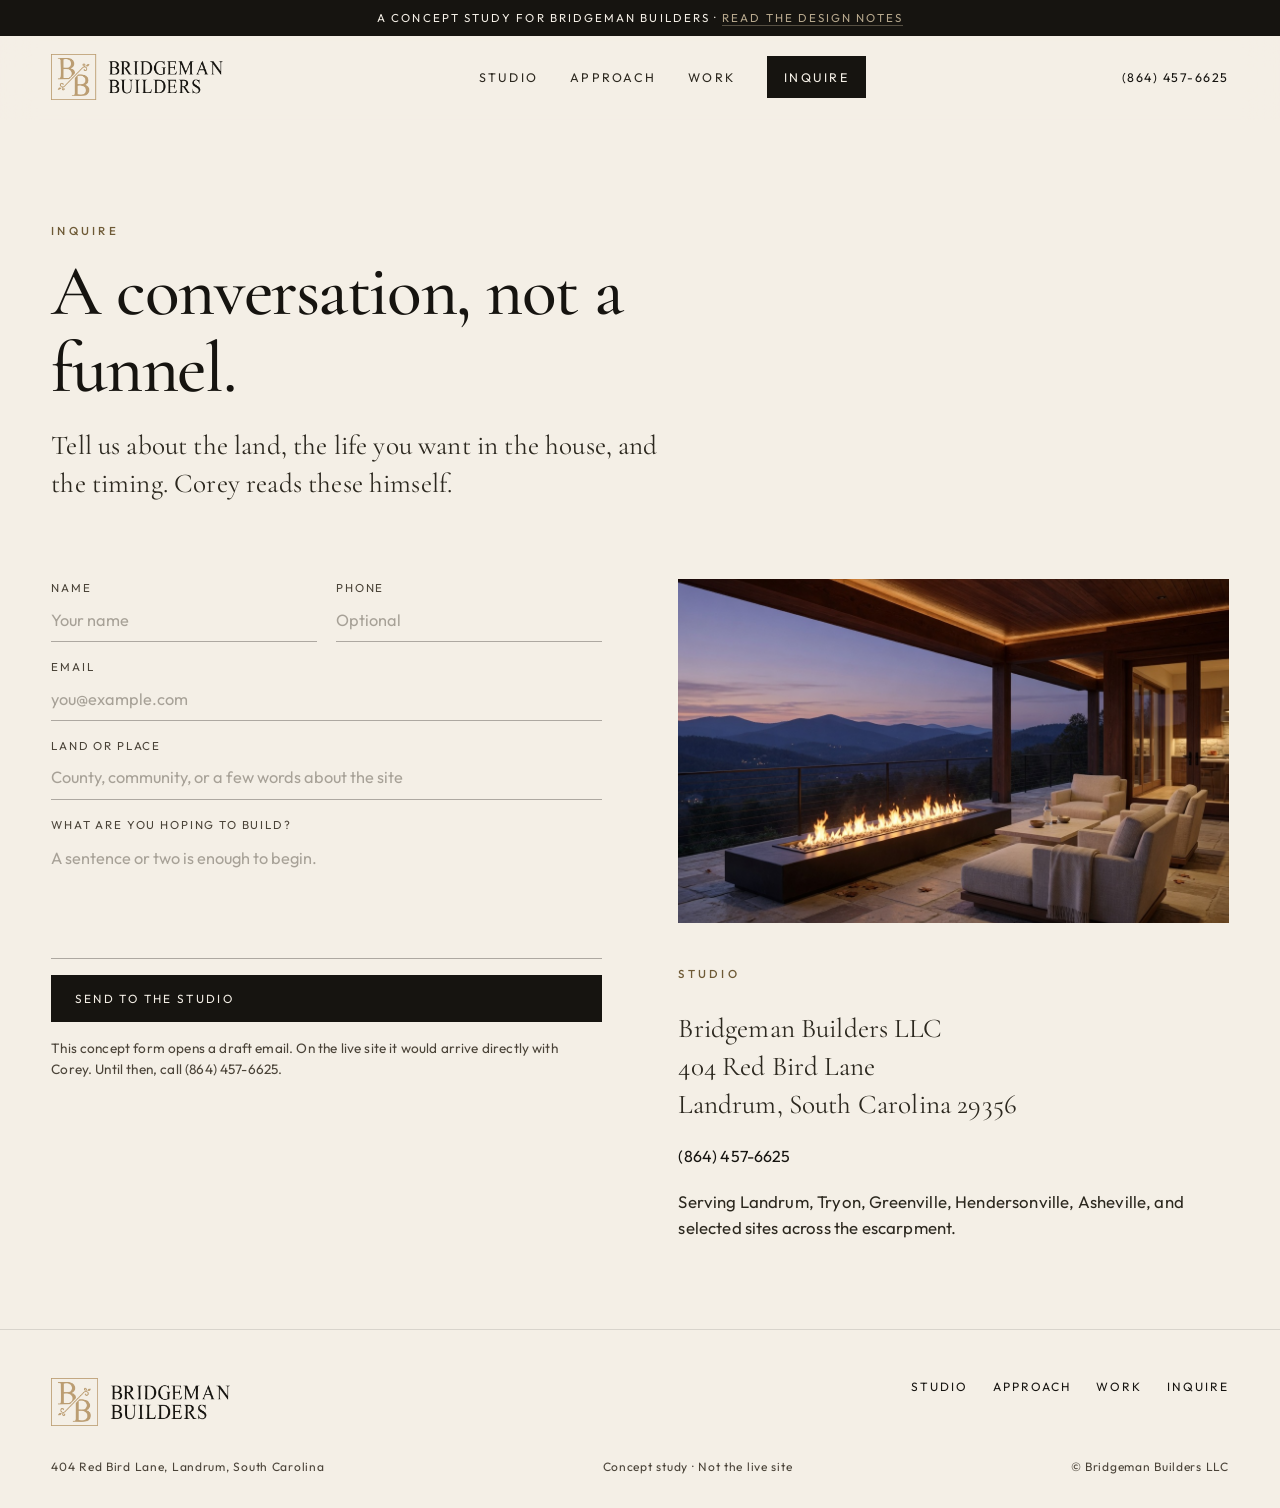
<file: contact.html>
<!DOCTYPE html>
<html lang="en">
<head>
  <meta charset="UTF-8" />
  <meta name="viewport" content="width=device-width, initial-scale=1" />
  <title>Inquire — Bridgeman Builders</title>
  <meta name="description" content="Begin a conversation with Corey Bridgeman. Custom residences in Landrum, Upstate South Carolina, and Western North Carolina. (864) 457-6625." />
  <meta name="robots" content="noindex, nofollow" />
  <link rel="icon" href="images/logo-mark.png" type="image/png" />
  <link rel="preconnect" href="https://fonts.googleapis.com" />
  <link rel="preconnect" href="https://fonts.gstatic.com" crossorigin />
  <link href="https://fonts.googleapis.com/css2?family=Cormorant+Garamond:ital,wght@0,400;0,500;0,600;1,400;1,500&family=Outfit:wght@300;400;500;600&display=swap" rel="stylesheet" />
  <link rel="stylesheet" href="css/styles.css" />
</head>
<body>
  <div class="ribbon">A concept study for Bridgeman Builders · <a href="notes.html">Read the design notes</a></div>
  <header class="nav">
    <a class="wordmark" href="index.html">
      <img class="logo-full" src="images/logo-dark.png" alt="Bridgeman Builders" />
      <img class="logo-mark" src="images/logo-mark.png" alt="" />
    </a>
    <nav class="nav-links" aria-label="Primary">
      <a href="about.html">Studio</a>
      <a href="approach.html">Approach</a>
      <a href="work.html">Work</a>
      <a href="contact.html" class="nav-cta" aria-current="page">Inquire</a>
    </nav>
    <a class="nav-phone" href="tel:8644576625">(864) 457-6625</a>
    <button class="menu-btn" aria-label="Open menu" aria-expanded="false"><span></span></button>
  </header>
  <nav class="mobile-panel">
    <a href="about.html">Studio</a>
    <a href="approach.html">Approach</a>
    <a href="work.html">Work</a>
    <a href="contact.html">Inquire</a>
    <a href="tel:8644576625">(864) 457-6625</a>
  </nav>

  <header class="page-hero">
    <p class="eyebrow">Inquire</p>
    <h1>A conversation, not a funnel.</h1>
    <p class="lede">Tell us about the land, the life you want in the house, and the timing. Corey reads these himself.</p>
  </header>

  <section class="section-tight section-follow">
    <div class="wrap split top">
      <form id="inquire-form">
        <div class="form-row">
          <label>Name
            <input type="text" name="name" required autocomplete="name" placeholder="Your name" />
          </label>
          <label>Phone
            <input type="tel" name="phone" autocomplete="tel" placeholder="Optional" />
          </label>
        </div>
        <label>Email
          <input type="email" name="email" required autocomplete="email" placeholder="you@example.com" />
        </label>
        <label>Land or place
          <input type="text" name="place" placeholder="County, community, or a few words about the site" />
        </label>
        <label>What are you hoping to build?
          <textarea name="message" required placeholder="A sentence or two is enough to begin."></textarea>
        </label>
        <button class="btn btn-fill" type="submit">Send to the studio</button>
        <p class="form-note">This concept form opens a draft email. On the live site it would arrive directly with Corey. Until then, call <a href="tel:8644576625">(864) 457-6625</a>.</p>
        <div class="form-success">Received. If your mail app did not open, please call the studio.</div>
      </form>
      <aside class="stack">
        <figure class="img-frame landscape">
          <img src="images/outdoor-terrace.jpg" alt="Covered terrace looking toward the Blue Ridge at dusk" />
        </figure>
        <p class="eyebrow kicker mt-m">Studio</p>
        <p class="lede">Bridgeman Builders LLC<br />404 Red Bird Lane<br />Landrum, South Carolina 29356</p>
        <p><a href="tel:8644576625">(864) 457-6625</a></p>
        <p class="body-lg">Serving Landrum, Tryon, Greenville, Hendersonville, Asheville, and selected sites across the escarpment.</p>
      </aside>
    </div>
  </section>

  <footer>
    <div class="footer-top">
      <a class="wordmark" href="index.html">
        <img class="logo-full" src="images/logo-dark.png" alt="Bridgeman Builders" />
      <img class="logo-mark" src="images/logo-mark.png" alt="" />
      </a>
      <nav class="footer-nav">
        <a href="about.html">Studio</a>
        <a href="approach.html">Approach</a>
        <a href="work.html">Work</a>
        <a href="contact.html">Inquire</a>
      </nav>
    </div>
    <div class="footer-bottom">
      <span>404 Red Bird Lane, Landrum, South Carolina</span>
      <span>Concept study · Not the live site</span>
      <span>© Bridgeman Builders LLC</span>
    </div>
  </footer>
  <script src="js/main.js"></script>
</body>
</html>
</file>
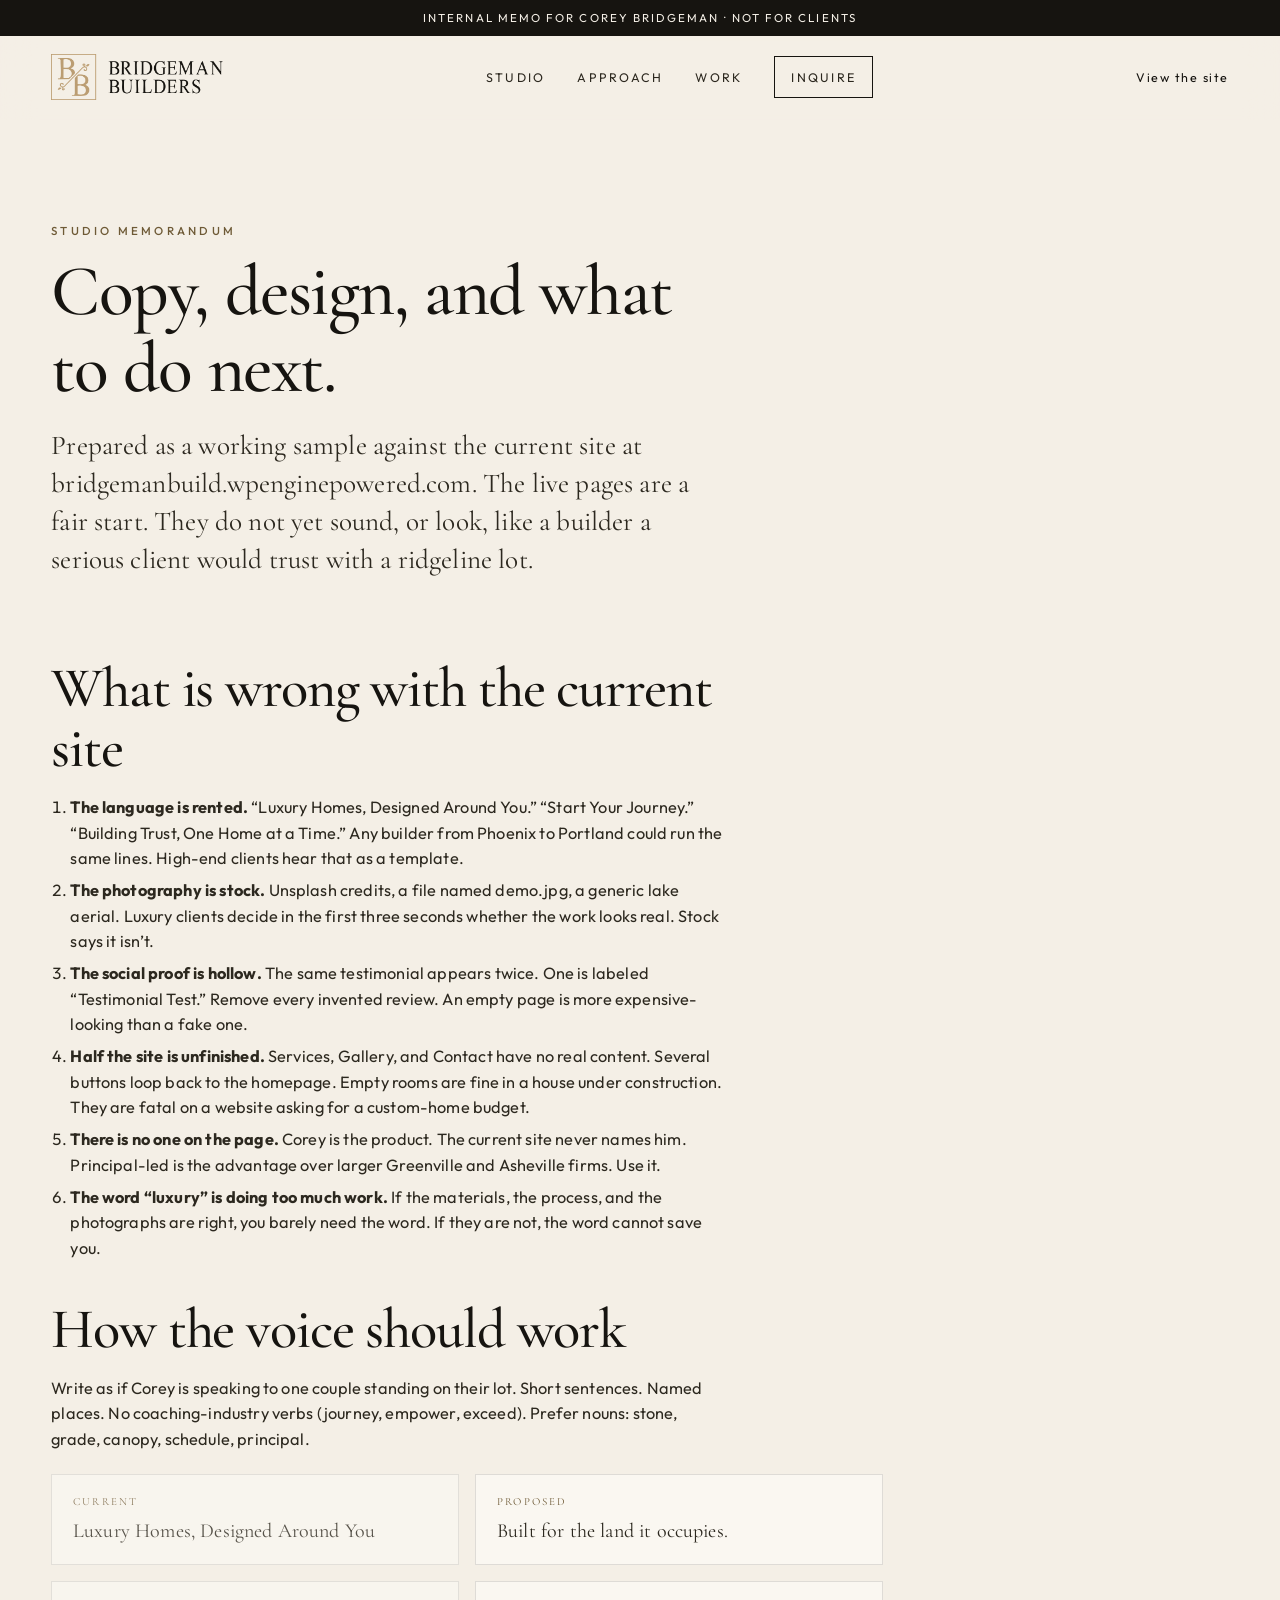
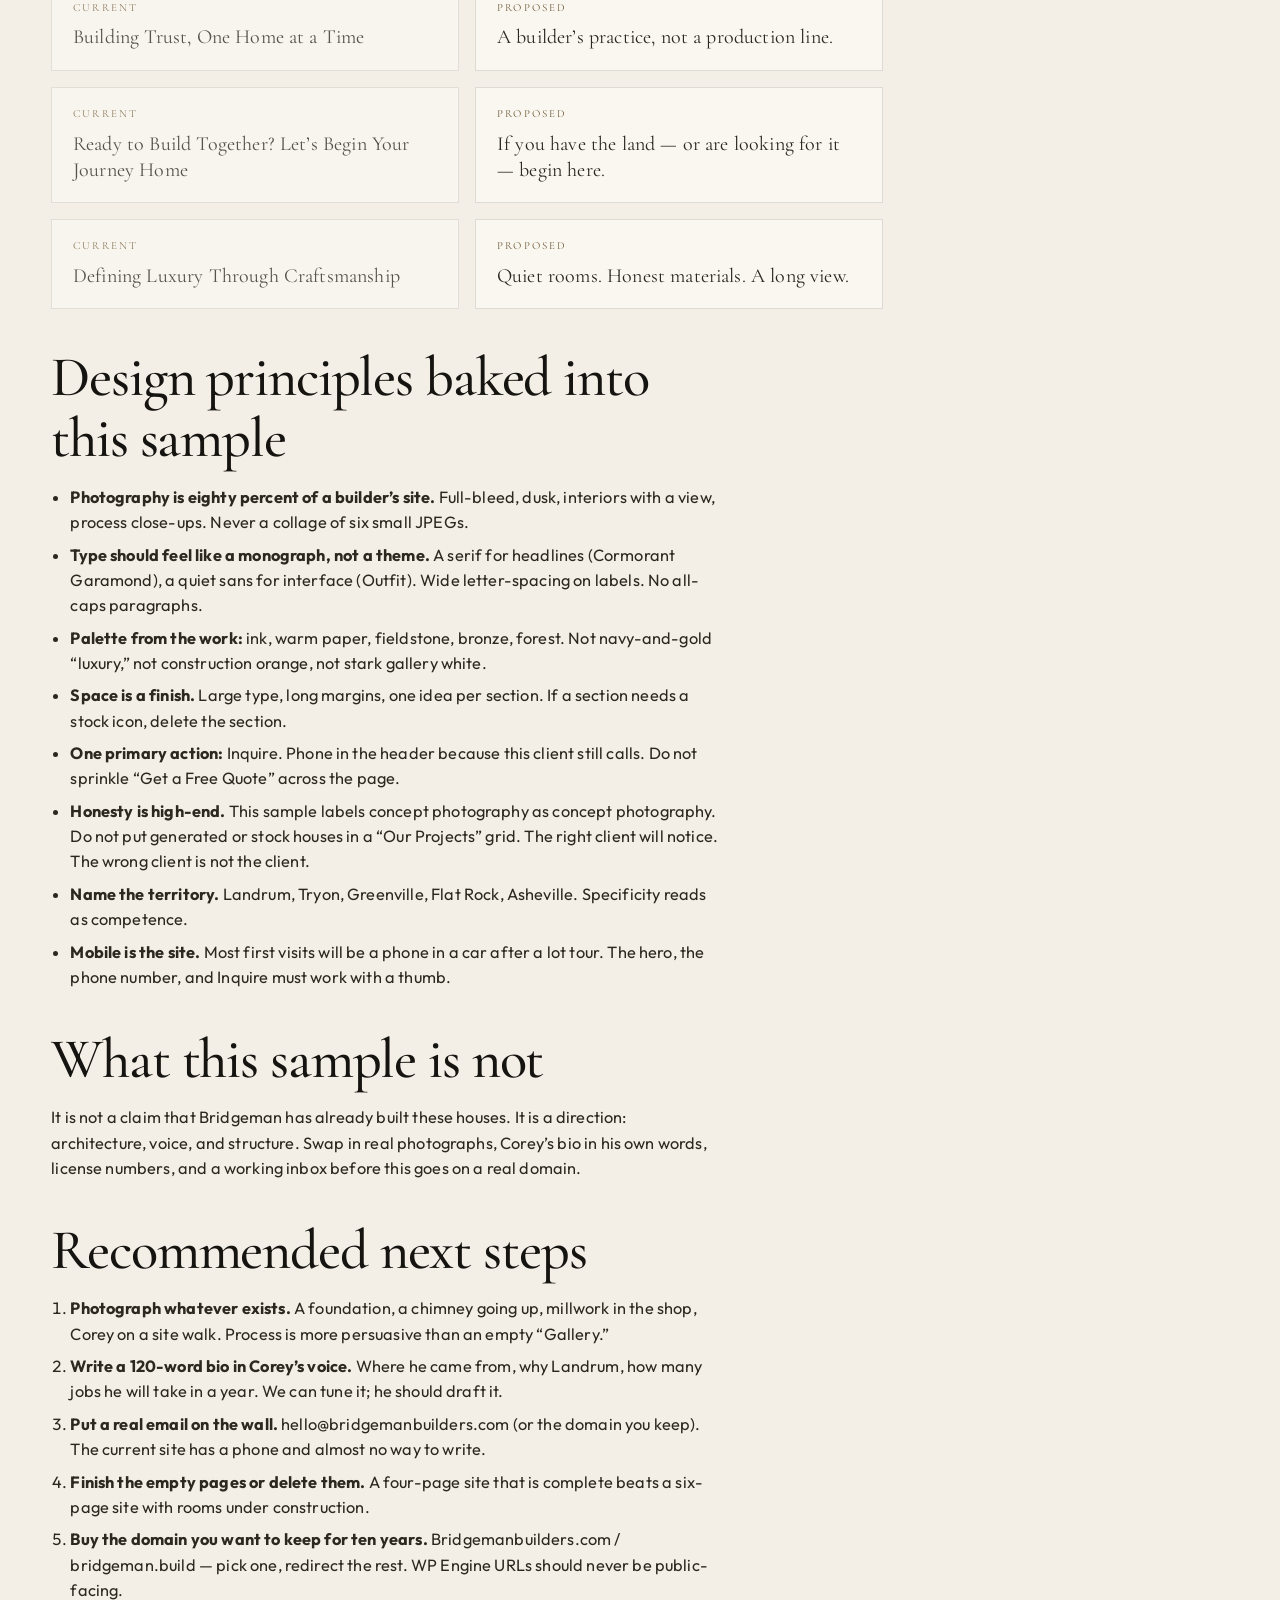
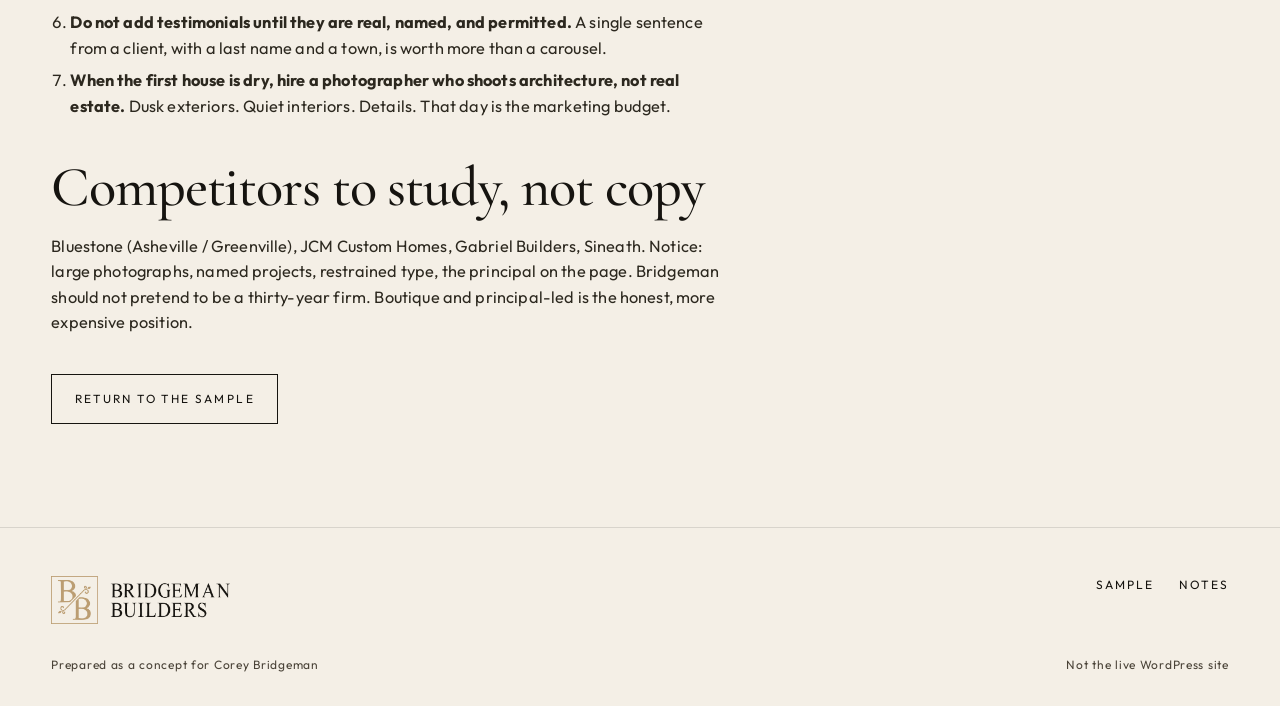
<file: notes.html>
<!DOCTYPE html>
<html lang="en">
<head>
  <meta charset="UTF-8" />
  <meta name="viewport" content="width=device-width, initial-scale=1" />
  <title>Design notes — Bridgeman Builders concept</title>
  <meta name="description" content="Copy and design notes for Corey Bridgeman: how this concept site differs from the current WordPress, and what to do next." />
  <meta name="robots" content="noindex, nofollow" />
  <link rel="icon" href="images/logo-mark.png" type="image/png" />
  <link rel="preconnect" href="https://fonts.googleapis.com" />
  <link rel="preconnect" href="https://fonts.gstatic.com" crossorigin />
  <link href="https://fonts.googleapis.com/css2?family=Cormorant+Garamond:ital,wght@0,400;0,500;0,600;1,400;1,500&family=Outfit:wght@300;400;500;600&display=swap" rel="stylesheet" />
  <link rel="stylesheet" href="css/styles.css" />
</head>
<body>
  <div class="ribbon">Internal memo for Corey Bridgeman · Not for clients</div>
  <header class="nav">
    <a class="wordmark" href="index.html">
      <img class="logo-full" src="images/logo-dark.png" alt="Bridgeman Builders" />
      <img class="logo-mark" src="images/logo-mark.png" alt="" />
    </a>
    <nav class="nav-links" aria-label="Primary">
      <a href="about.html">Studio</a>
      <a href="approach.html">Approach</a>
      <a href="work.html">Work</a>
      <a href="contact.html" class="nav-cta">Inquire</a>
    </nav>
    <a class="nav-phone" href="index.html">View the site</a>
    <button class="menu-btn" aria-label="Open menu" aria-expanded="false"><span></span></button>
  </header>
  <nav class="mobile-panel">
    <a href="index.html">Site</a>
    <a href="about.html">Studio</a>
    <a href="approach.html">Approach</a>
    <a href="work.html">Work</a>
    <a href="contact.html">Inquire</a>
  </nav>

  <header class="page-hero">
    <p class="eyebrow">Studio memorandum</p>
    <h1>Copy, design, and what to do next.</h1>
    <p class="lede">Prepared as a working sample against the current site at bridgemanbuild.wpenginepowered.com. The live pages are a fair start. They do not yet sound, or look, like a builder a serious client would trust with a ridgeline lot.</p>
  </header>

  <article>
    <div class="memo">
      <h2>What is wrong with the current site</h2>
      <ol>
        <li><strong>The language is rented.</strong> “Luxury Homes, Designed Around You.” “Start Your Journey.” “Building Trust, One Home at a Time.” Any builder from Phoenix to Portland could run the same lines. High-end clients hear that as a template.</li>
        <li><strong>The photography is stock.</strong> Unsplash credits, a file named demo.jpg, a generic lake aerial. Luxury clients decide in the first three seconds whether the work looks real. Stock says it isn’t.</li>
        <li><strong>The social proof is hollow.</strong> The same testimonial appears twice. One is labeled “Testimonial Test.” Remove every invented review. An empty page is more expensive-looking than a fake one.</li>
        <li><strong>Half the site is unfinished.</strong> Services, Gallery, and Contact have no real content. Several buttons loop back to the homepage. Empty rooms are fine in a house under construction. They are fatal on a website asking for a custom-home budget.</li>
        <li><strong>There is no one on the page.</strong> Corey is the product. The current site never names him. Principal-led is the advantage over larger Greenville and Asheville firms. Use it.</li>
        <li><strong>The word “luxury” is doing too much work.</strong> If the materials, the process, and the photographs are right, you barely need the word. If they are not, the word cannot save you.</li>
      </ol>

      <h2>How the voice should work</h2>
      <p>Write as if Corey is speaking to one couple standing on their lot. Short sentences. Named places. No coaching-industry verbs (journey, empower, exceed). Prefer nouns: stone, grade, canopy, schedule, principal.</p>

      <div class="compare">
        <div class="bad">
          <p class="label">Current</p>
          <p>Luxury Homes, Designed Around You</p>
        </div>
        <div>
          <p class="label">Proposed</p>
          <p>Built for the land it occupies.</p>
        </div>
        <div class="bad">
          <p class="label">Current</p>
          <p>Building Trust, One Home at a Time</p>
        </div>
        <div>
          <p class="label">Proposed</p>
          <p>A builder’s practice, not a production line.</p>
        </div>
        <div class="bad">
          <p class="label">Current</p>
          <p>Ready to Build Together? Let’s Begin Your Journey Home</p>
        </div>
        <div>
          <p class="label">Proposed</p>
          <p>If you have the land — or are looking for it — begin here.</p>
        </div>
        <div class="bad">
          <p class="label">Current</p>
          <p>Defining Luxury Through Craftsmanship</p>
        </div>
        <div>
          <p class="label">Proposed</p>
          <p>Quiet rooms. Honest materials. A long view.</p>
        </div>
      </div>

      <h2>Design principles baked into this sample</h2>
      <ul>
        <li><strong>Photography is eighty percent of a builder’s site.</strong> Full-bleed, dusk, interiors with a view, process close-ups. Never a collage of six small JPEGs.</li>
        <li><strong>Type should feel like a monograph, not a theme.</strong> A serif for headlines (Cormorant Garamond), a quiet sans for interface (Outfit). Wide letter-spacing on labels. No all-caps paragraphs.</li>
        <li><strong>Palette from the work:</strong> ink, warm paper, fieldstone, bronze, forest. Not navy-and-gold “luxury,” not construction orange, not stark gallery white.</li>
        <li><strong>Space is a finish.</strong> Large type, long margins, one idea per section. If a section needs a stock icon, delete the section.</li>
        <li><strong>One primary action:</strong> Inquire. Phone in the header because this client still calls. Do not sprinkle “Get a Free Quote” across the page.</li>
        <li><strong>Honesty is high-end.</strong> This sample labels concept photography as concept photography. Do not put generated or stock houses in a “Our Projects” grid. The right client will notice. The wrong client is not the client.</li>
        <li><strong>Name the territory.</strong> Landrum, Tryon, Greenville, Flat Rock, Asheville. Specificity reads as competence.</li>
        <li><strong>Mobile is the site.</strong> Most first visits will be a phone in a car after a lot tour. The hero, the phone number, and Inquire must work with a thumb.</li>
      </ul>

      <h2>What this sample is not</h2>
      <p>It is not a claim that Bridgeman has already built these houses. It is a direction: architecture, voice, and structure. Swap in real photographs, Corey’s bio in his own words, license numbers, and a working inbox before this goes on a real domain.</p>

      <h2>Recommended next steps</h2>
      <ol>
        <li><strong>Photograph whatever exists.</strong> A foundation, a chimney going up, millwork in the shop, Corey on a site walk. Process is more persuasive than an empty “Gallery.”</li>
        <li><strong>Write a 120-word bio in Corey’s voice.</strong> Where he came from, why Landrum, how many jobs he will take in a year. We can tune it; he should draft it.</li>
        <li><strong>Put a real email on the wall.</strong> hello@bridgemanbuilders.com (or the domain you keep). The current site has a phone and almost no way to write.</li>
        <li><strong>Finish the empty pages or delete them.</strong> A four-page site that is complete beats a six-page site with rooms under construction.</li>
        <li><strong>Buy the domain you want to keep for ten years.</strong> Bridgemanbuilders.com / bridgeman.build — pick one, redirect the rest. WP Engine URLs should never be public-facing.</li>
        <li><strong>Do not add testimonials until they are real, named, and permitted.</strong> A single sentence from a client, with a last name and a town, is worth more than a carousel.</li>
        <li><strong>When the first house is dry, hire a photographer who shoots architecture, not real estate.</strong> Dusk exteriors. Quiet interiors. Details. That day is the marketing budget.</li>
      </ol>

      <h2>Competitors to study, not copy</h2>
      <p>Bluestone (Asheville / Greenville), JCM Custom Homes, Gabriel Builders, Sineath. Notice: large photographs, named projects, restrained type, the principal on the page. Bridgeman should not pretend to be a thirty-year firm. Boutique and principal-led is the honest, more expensive position.</p>

      <p class="mt-l"><a class="btn btn-dark" href="index.html">Return to the sample</a></p>
    </div>
  </article>

  <footer>
    <div class="footer-top">
      <a class="wordmark" href="index.html">
        <img class="logo-full" src="images/logo-dark.png" alt="Bridgeman Builders" />
      <img class="logo-mark" src="images/logo-mark.png" alt="" />
      </a>
      <nav class="footer-nav">
        <a href="index.html">Sample</a>
        <a href="notes.html">Notes</a>
      </nav>
    </div>
    <div class="footer-bottom">
      <span>Prepared as a concept for Corey Bridgeman</span>
      <span>Not the live WordPress site</span>
    </div>
  </footer>
  <script src="js/main.js"></script>
</body>
</html>
</file>
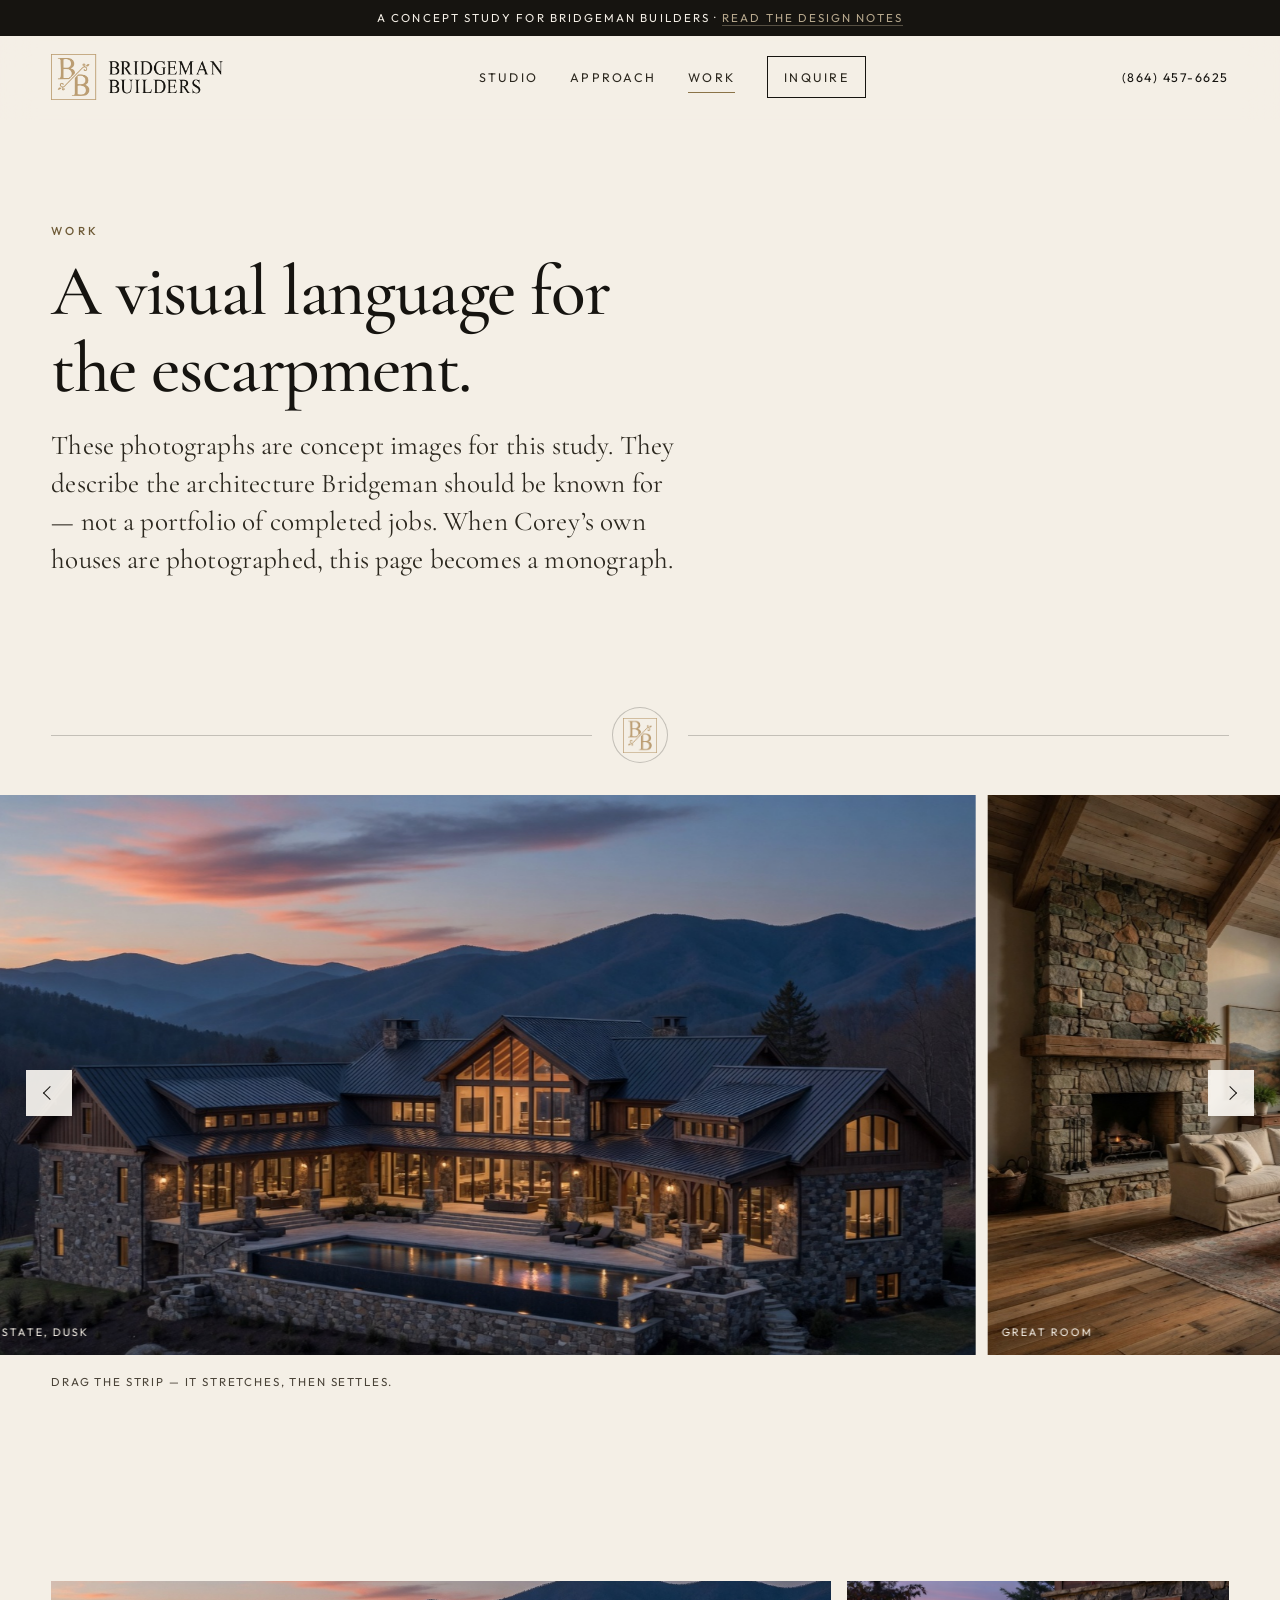
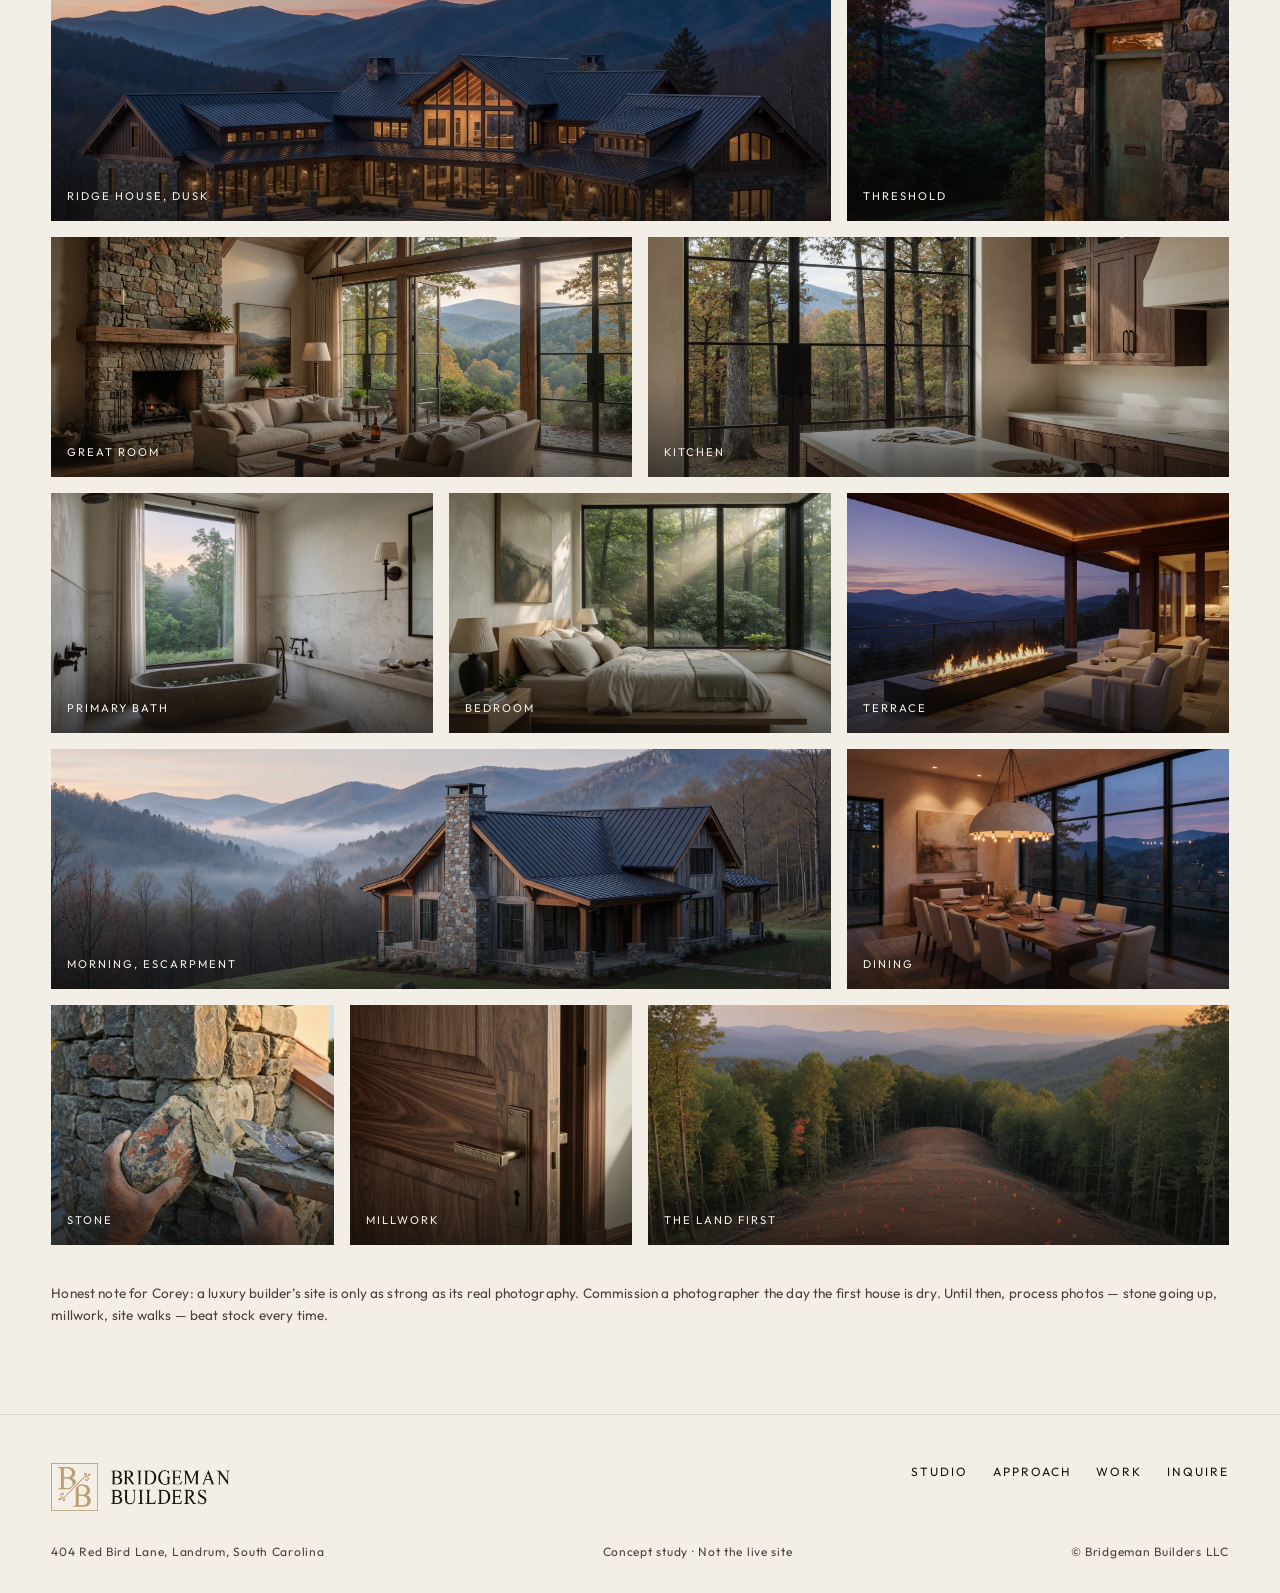
<file: work.html>
<!DOCTYPE html>
<html lang="en">
<head>
  <meta charset="UTF-8" />
  <meta name="viewport" content="width=device-width, initial-scale=1" />
  <title>Work — Bridgeman Builders</title>
  <meta name="description" content="Visual direction for Bridgeman Builders: mountain-modern residences of stone, timber, and glass for the Carolina escarpment." />
  <meta name="robots" content="noindex, nofollow" />
  <link rel="icon" href="images/logo-mark.png" type="image/png" />
  <link rel="preconnect" href="https://fonts.googleapis.com" />
  <link rel="preconnect" href="https://fonts.gstatic.com" crossorigin />
  <link href="https://fonts.googleapis.com/css2?family=Cormorant+Garamond:ital,wght@0,400;0,500;0,600;1,400;1,500&family=Outfit:wght@300;400;500;600&display=swap" rel="stylesheet" />
  <link rel="stylesheet" href="css/styles.css" />
</head>
<body>
  <div class="ribbon">A concept study for Bridgeman Builders · <a href="notes.html">Read the design notes</a></div>
  <header class="nav">
    <a class="wordmark" href="index.html">
      <img class="logo-full" src="images/logo-dark.png" alt="Bridgeman Builders" />
      <img class="logo-mark" src="images/logo-mark.png" alt="" />
    </a>
    <nav class="nav-links" aria-label="Primary">
      <a href="about.html">Studio</a>
      <a href="approach.html">Approach</a>
      <a href="work.html" aria-current="page">Work</a>
      <a href="contact.html" class="nav-cta">Inquire</a>
    </nav>
    <a class="nav-phone" href="tel:8644576625">(864) 457-6625</a>
    <button class="menu-btn" aria-label="Open menu" aria-expanded="false"><span></span></button>
  </header>
  <nav class="mobile-panel">
    <a href="about.html">Studio</a>
    <a href="approach.html">Approach</a>
    <a href="work.html">Work</a>
    <a href="contact.html">Inquire</a>
    <a href="tel:8644576625">(864) 457-6625</a>
  </nav>

  <header class="page-hero">
    <p class="eyebrow">Work</p>
    <h1>A visual language for the escarpment.</h1>
    <p class="lede">These photographs are concept images for this study. They describe the architecture Bridgeman should be known for — not a portfolio of completed jobs. When Corey’s own houses are photographed, this page becomes a monograph.</p>
  </header>

  <section class="band-section">
    <div class="band-rule" aria-hidden="true">
      <span></span>
      <div class="band-rule-mark">
        <img src="images/logo-mark.png" alt="" />
      </div>
      <span></span>
    </div>
    <div class="band" data-band>
      <button class="band-arrow prev" type="button" data-band-prev aria-label="Previous image"></button>
      <div class="band-viewport">
        <div class="band-track">
          <figure>
            <img src="images/hero-dusk.jpg" alt="Luxury Blue Ridge estate at dusk" />
            <figcaption>Estate, dusk</figcaption>
          </figure>
          <figure>
            <img src="images/interior-greatroom.jpg" alt="Vaulted great room" />
            <figcaption>Great room</figcaption>
          </figure>
          <figure>
            <img src="images/entry-dusk.jpg" alt="Lantern-lit stone entry" />
            <figcaption>Threshold</figcaption>
          </figure>
          <figure>
            <img src="images/interior-kitchen.jpg" alt="Walnut kitchen" />
            <figcaption>Kitchen</figcaption>
          </figure>
          <figure>
            <img src="images/craft-stone.jpg" alt="Fieldstone being laid" />
            <figcaption>Stone</figcaption>
          </figure>
          <figure>
            <img src="images/exterior-morning.jpg" alt="Morning mist around a mountain house" />
            <figcaption>Escarpment morning</figcaption>
          </figure>
          <figure>
            <img src="images/outdoor-terrace.jpg" alt="Covered terrace" />
            <figcaption>Terrace</figcaption>
          </figure>
          <figure>
            <img src="images/interior-bath.jpg" alt="Primary bath" />
            <figcaption>Primary bath</figcaption>
          </figure>
          <figure>
            <img src="images/craft-millwork.jpg" alt="Custom millwork" />
            <figcaption>Millwork</figcaption>
          </figure>
          <figure>
            <img src="images/interior-dining.jpg" alt="Dining room" />
            <figcaption>Dining</figcaption>
          </figure>
        </div>
      </div>
      <button class="band-arrow next" type="button" data-band-next aria-label="Next image"></button>
      <p class="band-hint">Drag the strip — it stretches, then settles.</p>
    </div>
  </section>

  <section class="section-tight">
    <div class="wrap">
      <div class="gallery">
        <a class="g-8" href="images/hero-dusk.jpg" data-full="images/hero-dusk.jpg">
          <img src="images/hero-dusk.jpg" alt="Dusk exterior of a luxury Blue Ridge estate with stone, timber, and a terrace pool" />
          <span class="cap">Ridge house, dusk</span>
        </a>
        <a class="g-4" href="images/entry-dusk.jpg" data-full="images/entry-dusk.jpg">
          <img src="images/entry-dusk.jpg" alt="Lantern-lit stone entry" />
          <span class="cap">Threshold</span>
        </a>
        <a class="g-6" href="images/interior-greatroom.jpg" data-full="images/interior-greatroom.jpg">
          <img src="images/interior-greatroom.jpg" alt="Great room with stone fireplace and mountain view" />
          <span class="cap">Great room</span>
        </a>
        <a class="g-6" href="images/interior-kitchen.jpg" data-full="images/interior-kitchen.jpg">
          <img src="images/interior-kitchen.jpg" alt="Walnut kitchen and forest window" />
          <span class="cap">Kitchen</span>
        </a>
        <a class="g-4" href="images/interior-bath.jpg" data-full="images/interior-bath.jpg">
          <img src="images/interior-bath.jpg" alt="Primary bath with soaking tub and forest window" />
          <span class="cap">Primary bath</span>
        </a>
        <a class="g-4" href="images/interior-bedroom.jpg" data-full="images/interior-bedroom.jpg">
          <img src="images/interior-bedroom.jpg" alt="Quiet primary bedroom" />
          <span class="cap">Bedroom</span>
        </a>
        <a class="g-4" href="images/outdoor-terrace.jpg" data-full="images/outdoor-terrace.jpg">
          <img src="images/outdoor-terrace.jpg" alt="Covered terrace at dusk" />
          <span class="cap">Terrace</span>
        </a>
        <a class="g-8" href="images/exterior-morning.jpg" data-full="images/exterior-morning.jpg">
          <img src="images/exterior-morning.jpg" alt="Morning mist around a Carolina mountain house" />
          <span class="cap">Morning, escarpment</span>
        </a>
        <a class="g-4" href="images/interior-dining.jpg" data-full="images/interior-dining.jpg">
          <img src="images/interior-dining.jpg" alt="Dining room at dusk" />
          <span class="cap">Dining</span>
        </a>
        <a class="g-3" href="images/craft-stone.jpg" data-full="images/craft-stone.jpg">
          <img src="images/craft-stone.jpg" alt="Mason setting fieldstone" />
          <span class="cap">Stone</span>
        </a>
        <a class="g-3" href="images/craft-millwork.jpg" data-full="images/craft-millwork.jpg">
          <img src="images/craft-millwork.jpg" alt="Walnut millwork detail" />
          <span class="cap">Millwork</span>
        </a>
        <a class="g-6" href="images/land-site.jpg" data-full="images/land-site.jpg">
          <img src="images/land-site.jpg" alt="Building site on a wooded ridge" />
          <span class="cap">The land first</span>
        </a>
      </div>
      <p class="form-note mt-l">Honest note for Corey: a luxury builder’s site is only as strong as its real photography. Commission a photographer the day the first house is dry. Until then, process photos — stone going up, millwork, site walks — beat stock every time.</p>
    </div>
  </section>

  <div class="lightbox" role="dialog" aria-label="Image">
    <button type="button">Close</button>
    <img alt="" />
  </div>

  <footer>
    <div class="footer-top">
      <a class="wordmark" href="index.html">
        <img class="logo-full" src="images/logo-dark.png" alt="Bridgeman Builders" />
      <img class="logo-mark" src="images/logo-mark.png" alt="" />
      </a>
      <nav class="footer-nav">
        <a href="about.html">Studio</a>
        <a href="approach.html">Approach</a>
        <a href="work.html">Work</a>
        <a href="contact.html">Inquire</a>
      </nav>
    </div>
    <div class="footer-bottom">
      <span>404 Red Bird Lane, Landrum, South Carolina</span>
      <span>Concept study · Not the live site</span>
      <span>© Bridgeman Builders LLC</span>
    </div>
  </footer>
  <script src="js/main.js"></script>
</body>
</html>
</file>
<file: css/styles.css>
:root {
  --ink: #161410;
  --ink-2: #2c281f;
  --ink-3: #4a4338;
  --paper: #f4efe6;
  --paper-2: #ebe4d6;
  --cream: #faf7f1;
  --white: #fffcf7;
  --stone: #b7a88d;
  --bronze: #8a7348;
  --bronze-2: #6e5a36;
  --forest: #24302a;
  --line: rgba(22, 20, 16, 0.12);
  --line-strong: rgba(22, 20, 16, 0.22);
  --glass: rgba(22, 20, 16, 0.55);
  --shadow: 0 30px 80px rgba(22, 20, 16, 0.18);
  --serif: "Cormorant Garamond", "Times New Roman", serif;
  --sans: "Outfit", system-ui, sans-serif;
  --ease: cubic-bezier(0.22, 1, 0.36, 1);
  --nav-h: 84px;
  --max: 1280px;
  --pad: clamp(1.25rem, 4vw, 3.5rem);
}

*,
*::before,
*::after {
  box-sizing: border-box;
}

html {
  scroll-behavior: smooth;
  overflow-x: hidden;
}

html,
body {
  margin: 0;
  padding: 0;
  background: var(--paper);
  color: var(--ink);
  font-family: var(--sans);
  font-weight: 400;
  line-height: 1.55;
  letter-spacing: 0.01em;
  -webkit-font-smoothing: antialiased;
  text-rendering: optimizeLegibility;
  overflow-x: hidden;
}

img {
  max-width: 100%;
  display: block;
  height: auto;
}

a {
  color: inherit;
  text-decoration: none;
}

button,
input,
textarea,
select {
  font-family: inherit;
}

.eyebrow {
  font-size: 0.72rem;
  letter-spacing: 0.28em;
  text-transform: uppercase;
  font-weight: 500;
  color: var(--bronze-2);
}

h1,
h2,
h3,
.display {
  font-family: var(--serif);
  font-weight: 500;
  letter-spacing: -0.02em;
  line-height: 1.08;
  margin: 0;
}

h1 {
  font-size: clamp(2.35rem, 5.8vw, 5.2rem);
}

h2 {
  font-size: clamp(2rem, 4.4vw, 3.6rem);
}

h3 {
  font-size: clamp(1.4rem, 2.4vw, 2rem);
}

p {
  margin: 0;
}

.lede {
  font-family: var(--serif);
  font-size: clamp(1.25rem, 2.2vw, 1.7rem);
  font-weight: 400;
  line-height: 1.4;
  color: var(--ink-2);
}

.body-lg {
  font-size: 1.05rem;
  max-width: 38rem;
  color: var(--ink-2);
}

/* Concept ribbon */
.ribbon {
  background: var(--ink);
  color: var(--paper);
  font-size: 0.72rem;
  letter-spacing: 0.18em;
  text-transform: uppercase;
  text-align: center;
  padding: 0.6rem 1.1rem;
  position: relative;
  z-index: 40;
  line-height: 1.45;
}

.ribbon a {
  color: var(--stone);
  border-bottom: 1px solid rgba(183, 168, 141, 0.4);
}

/* Nav */
.nav {
  position: sticky;
  top: 0;
  z-index: 30;
  height: var(--nav-h);
  display: flex;
  align-items: center;
  justify-content: space-between;
  padding: 0 var(--pad);
  background: rgba(244, 239, 230, 0.78);
  backdrop-filter: blur(16px);
  -webkit-backdrop-filter: blur(16px);
  border-bottom: 1px solid transparent;
  transition: border-color 0.4s var(--ease), background 0.4s var(--ease);
}

.nav.scrolled {
  border-bottom-color: var(--line);
  background: rgba(244, 239, 230, 0.92);
}

.wordmark {
  display: flex;
  align-items: center;
  line-height: 0;
}

.wordmark img {
  display: block;
  height: 46px;
  width: auto;
}

.wordmark .logo-mark {
  display: none;
  height: 40px;
}

.logo-on-dark {
  display: block;
  height: 52px;
  width: auto;
  margin: 0 auto 1.75rem;
}

.nav-links {
  display: flex;
  align-items: center;
  gap: 2rem;
}

.nav-links a {
  font-size: 0.78rem;
  letter-spacing: 0.18em;
  text-transform: uppercase;
  color: var(--ink-2);
  position: relative;
}

.nav-links a::after {
  content: "";
  position: absolute;
  left: 0;
  bottom: -6px;
  width: 100%;
  height: 1px;
  background: var(--bronze);
  transform: scaleX(0);
  transform-origin: left;
  transition: transform 0.35s var(--ease);
}

.nav-links a:hover::after,
.nav-links a[aria-current="page"]::after {
  transform: scaleX(1);
}

.nav-phone {
  font-size: 0.78rem;
  letter-spacing: 0.12em;
  color: var(--ink);
}

.nav-cta {
  border: 1px solid var(--ink);
  padding: 0.65rem 1rem;
  font-size: 0.72rem;
  letter-spacing: 0.2em;
  text-transform: uppercase;
  transition: background 0.3s var(--ease), color 0.3s var(--ease);
}

.nav-cta:hover,
.nav-cta[aria-current="page"] {
  background: var(--ink);
  color: var(--paper);
}

.nav-cta::after {
  display: none;
}

.menu-btn {
  display: none;
  background: none;
  border: 0;
  width: 42px;
  height: 42px;
  padding: 0;
  cursor: pointer;
}

.menu-btn span,
.menu-btn span::before,
.menu-btn span::after {
  display: block;
  width: 22px;
  height: 1.5px;
  background: var(--ink);
  position: relative;
}

.menu-btn span::before,
.menu-btn span::after {
  content: "";
  position: absolute;
  left: 0;
}

.menu-btn span::before {
  top: -7px;
}

.menu-btn span::after {
  top: 7px;
}

.mobile-panel {
  display: none;
}

/* Buttons */
.btn {
  display: inline-flex;
  align-items: center;
  gap: 0.7rem;
  padding: 0.95rem 1.4rem;
  font-size: 0.74rem;
  letter-spacing: 0.2em;
  text-transform: uppercase;
  border: 1px solid currentColor;
  transition: background 0.35s var(--ease), color 0.35s var(--ease), transform 0.35s var(--ease);
}

.btn-light {
  color: var(--paper);
  border-color: rgba(244, 239, 230, 0.55);
}

.btn-light:hover {
  background: var(--paper);
  color: var(--ink);
}

.btn-dark {
  color: var(--ink);
  border-color: var(--ink);
}

.btn-dark:hover {
  background: var(--ink);
  color: var(--paper);
}

.btn-fill {
  background: var(--ink);
  color: var(--paper);
  border-color: var(--ink);
}

.btn-fill:hover {
  background: var(--bronze-2);
  border-color: var(--bronze-2);
}

.btn-solid {
  background: var(--paper);
  color: var(--ink);
  border-color: var(--paper);
}

.btn-solid:hover {
  background: transparent;
  color: var(--paper);
  border-color: rgba(244, 239, 230, 0.7);
}

/* Hero */
.hero {
  position: relative;
  min-height: calc(100vh - var(--nav-h) - 2.6rem);
  min-height: calc(100svh - var(--nav-h) - 2.6rem);
  display: grid;
  align-items: start;
  color: var(--paper);
}

.hero-media {
  position: absolute;
  inset: 0;
  overflow: hidden;
}

.hero-media img {
  width: 100%;
  height: 100%;
  object-fit: cover;
  object-position: 50% 48%;
}

.hero::after {
  content: "";
  position: absolute;
  inset: 0;
  background:
    linear-gradient(90deg, rgba(16, 14, 11, 0.62) 0%, rgba(16, 14, 11, 0.22) 42%, rgba(16, 14, 11, 0.08) 100%),
    linear-gradient(180deg, rgba(16, 14, 11, 0.28) 0%, rgba(16, 14, 11, 0.08) 38%, rgba(16, 14, 11, 0.22) 100%);
}

.hero-inner {
  position: relative;
  z-index: 2;
  padding: clamp(2.4rem, 7vw, 5.5rem) var(--pad) clamp(6rem, 14vw, 10rem);
  max-width: 44rem;
}

.hero-inner .eyebrow {
  color: var(--stone);
  margin-bottom: 1.2rem;
}

.hero h1 {
  color: var(--white);
  margin-bottom: 1.4rem;
  font-size: clamp(2.4rem, 5.4vw, 5rem);
  max-width: 12ch;
  text-shadow: 0 10px 40px rgba(16, 14, 11, 0.35);
}

.hero .lede {
  color: rgba(244, 239, 230, 0.9);
  max-width: 32rem;
  margin-bottom: 2.2rem;
}

.hero-actions {
  display: flex;
  flex-wrap: wrap;
  gap: 0.8rem 1.2rem;
  align-items: center;
}

.hero .btn-light {
  background: rgba(16, 14, 11, 0.32);
  backdrop-filter: blur(10px);
  -webkit-backdrop-filter: blur(10px);
  border-color: rgba(244, 239, 230, 0.72);
}

.hero .btn-light:hover {
  background: var(--paper);
  color: var(--ink);
}

.hero-meta {
  position: absolute;
  right: var(--pad);
  bottom: clamp(2rem, 5vw, 4rem);
  z-index: 2;
  text-align: right;
  font-size: 0.72rem;
  letter-spacing: 0.18em;
  text-transform: uppercase;
  color: rgba(244, 239, 230, 0.72);
}

/* Layout */
.section {
  padding: clamp(4.5rem, 10vw, 8.5rem) var(--pad);
}

.section-tight {
  padding: clamp(3rem, 7vw, 5.5rem) var(--pad);
}

.section-follow {
  padding-top: clamp(1.25rem, 3vw, 2.25rem);
}

.wrap {
  max-width: var(--max);
  margin: 0 auto;
}

.split {
  display: grid;
  grid-template-columns: 1fr 1fr;
  gap: clamp(2rem, 6vw, 6rem);
  align-items: center;
}

.split.top {
  align-items: start;
}

.stack {
  display: flex;
  flex-direction: column;
  gap: 1.25rem;
}

.kicker {
  margin-bottom: 0.4rem;
}

.rule {
  width: 48px;
  height: 1px;
  background: var(--bronze);
  border: 0;
  margin: 0.4rem 0 0.2rem;
}

.bg-ink {
  background: var(--ink);
  color: var(--paper);
}

.bg-ink .eyebrow,
.bg-ink .kicker {
  color: var(--stone);
}

.bg-ink .lede,
.bg-ink .body-lg,
.bg-ink p {
  color: rgba(244, 239, 230, 0.82);
}

.bg-forest {
  background: var(--forest);
  color: var(--paper);
}

.bg-forest .eyebrow,
.bg-forest .kicker {
  color: var(--stone);
}

.bg-forest h1,
.bg-forest h2,
.bg-forest h3 {
  color: var(--cream);
}

.bg-forest .lede,
.bg-forest .body-lg,
.bg-forest p {
  color: rgba(250, 247, 241, 0.9);
}

.bg-cream {
  background: var(--cream);
}

.bg-paper-2 {
  background: var(--paper-2);
}

/* Figures */
figure {
  margin: 0;
}

figcaption {
  font-size: 0.72rem;
  letter-spacing: 0.14em;
  text-transform: uppercase;
  color: var(--ink-3);
  margin-top: 0.8rem;
}

.img-frame {
  overflow: hidden;
  background: var(--paper-2);
}

.img-frame img {
  width: 100%;
  height: 100%;
  object-fit: cover;
  transform: scale(1.03);
  transition: transform 1.4s var(--ease);
}

.img-frame:hover img {
  transform: scale(1.08);
}

.portrait {
  aspect-ratio: 4 / 5;
}

.landscape {
  aspect-ratio: 16 / 10;
}

.square {
  aspect-ratio: 1;
}

/* Process */
.process {
  display: grid;
  grid-template-columns: repeat(4, 1fr);
  gap: 0;
  border-top: 1px solid var(--line-strong);
}

.process article {
  padding: 2rem 1.5rem 2.2rem 0;
  border-right: 1px solid var(--line);
  padding-right: 1.6rem;
  margin-right: 1.6rem;
}

.process article:last-child {
  border-right: 0;
  margin-right: 0;
  padding-right: 0;
}

.process .num {
  font-family: var(--serif);
  font-size: 1.8rem;
  color: var(--bronze);
  display: block;
  margin-bottom: 1rem;
}

.process h3 {
  margin-bottom: 0.8rem;
}

.process p {
  color: var(--ink-3);
  font-size: 0.95rem;
}

/* Work grid */
.work-grid {
  display: grid;
  grid-template-columns: 1.4fr 1fr;
  grid-template-rows: auto auto;
  gap: 1.1rem;
}

.work-grid a,
.work-grid .tile {
  position: relative;
  overflow: hidden;
  display: block;
  color: var(--paper);
  min-height: 280px;
}

.work-grid img {
  width: 100%;
  height: 100%;
  object-fit: cover;
  position: absolute;
  inset: 0;
  transition: transform 1.2s var(--ease);
}

.work-grid a:hover img,
.work-grid .tile:hover img {
  transform: scale(1.06);
}

.work-grid .wide {
  grid-row: span 2;
  min-height: 620px;
}

.tile-label {
  position: absolute;
  left: 1.2rem;
  bottom: 1.2rem;
  z-index: 2;
  font-size: 0.72rem;
  letter-spacing: 0.2em;
  text-transform: uppercase;
}

.work-grid a::after,
.work-grid .tile::after {
  content: "";
  position: absolute;
  inset: 0;
  background: linear-gradient(to top, rgba(16, 14, 11, 0.72), transparent 48%);
}

.gallery {
  display: grid;
  grid-template-columns: repeat(12, 1fr);
  gap: 1rem;
}

.gallery a {
  position: relative;
  overflow: hidden;
  display: block;
  min-height: 240px;
}

.gallery img {
  width: 100%;
  height: 100%;
  object-fit: cover;
  position: absolute;
  inset: 0;
  transition: transform 1.1s var(--ease);
}

.gallery a:hover img {
  transform: scale(1.06);
}

.g-8 { grid-column: span 8; min-height: 520px; }
.g-4 { grid-column: span 4; min-height: 520px; }
.g-6 { grid-column: span 6; min-height: 380px; }
.g-3 { grid-column: span 3; min-height: 280px; }

.gallery .cap {
  position: absolute;
  left: 1rem;
  bottom: 1rem;
  z-index: 2;
  color: var(--paper);
  font-size: 0.7rem;
  letter-spacing: 0.18em;
  text-transform: uppercase;
}

.gallery a::after {
  content: "";
  position: absolute;
  inset: 0;
  background: linear-gradient(to top, rgba(16, 14, 11, 0.62), transparent 42%);
}

/* Places */
.places {
  display: flex;
  flex-wrap: wrap;
  gap: 0.55rem;
}

.places span {
  border: 1px solid var(--line-strong);
  padding: 0.45rem 0.8rem;
  font-size: 0.74rem;
  letter-spacing: 0.14em;
  text-transform: uppercase;
}

.bg-ink .places span {
  border-color: rgba(244, 239, 230, 0.22);
}

/* Stats */
.stats {
  display: grid;
  grid-template-columns: repeat(3, 1fr);
  gap: 2rem;
  margin-top: 1rem;
}

.stats dt {
  font-size: 0.7rem;
  letter-spacing: 0.2em;
  text-transform: uppercase;
  color: var(--bronze);
  margin-bottom: 0.4rem;
}

.stats dd {
  margin: 0;
  font-family: var(--serif);
  font-size: 1.55rem;
}

/* Form */
form {
  display: grid;
  gap: 1rem;
}

label {
  display: grid;
  gap: 0.35rem;
  font-size: 0.72rem;
  letter-spacing: 0.16em;
  text-transform: uppercase;
  color: var(--ink-3);
}

input,
textarea,
select {
  background: transparent;
  border: 0;
  border-bottom: 1px solid rgba(22, 20, 16, 0.32);
  padding: 0.45rem 0 0.7rem;
  font-size: 1.02rem;
  color: var(--ink);
  outline: none;
  width: 100%;
  border-radius: 0;
}

input::placeholder,
textarea::placeholder {
  color: rgba(74, 67, 56, 0.45);
}

textarea {
  min-height: 7.5rem;
  resize: none;
  line-height: 1.5;
}

input:focus,
textarea:focus,
select:focus {
  border-bottom-color: var(--bronze);
}

.form-row {
  display: grid;
  grid-template-columns: 1fr 1fr;
  gap: 1.2rem;
}

.form-note {
  font-size: 0.85rem;
  color: var(--ink-3);
}

.form-success {
  display: none;
  padding: 1.4rem;
  border: 1px solid var(--bronze);
  background: rgba(138, 115, 72, 0.08);
}

.form-success.show {
  display: block;
}

/* Notes (studio memo) */
.memo {
  max-width: var(--max);
  margin: 0 auto;
  padding: 0 var(--pad) clamp(4rem, 8vw, 7rem);
}

.memo > * {
  max-width: 42rem;
}

.memo h2 {
  margin: 2.4rem 0 1rem;
}

.memo h3 {
  margin: 1.8rem 0 0.7rem;
}

.memo p,
.memo li {
  color: var(--ink-2);
  font-size: 1.02rem;
}

.memo ul,
.memo ol {
  padding-left: 1.2rem;
}

.memo li {
  margin: 0.45rem 0;
}

.compare {
  display: grid;
  grid-template-columns: 1fr 1fr;
  gap: 1rem;
  margin: 1.4rem 0 2rem;
  max-width: 52rem;
}

.compare div {
  padding: 1.2rem 1.3rem;
  background: var(--cream);
  border: 1px solid var(--line);
}

.compare .bad {
  opacity: 0.78;
}

.compare .label {
  font-size: 0.68rem;
  letter-spacing: 0.2em;
  text-transform: uppercase;
  color: var(--bronze-2);
  margin-bottom: 0.6rem;
}

.compare p {
  font-family: var(--serif);
  font-size: 1.25rem;
  line-height: 1.3;
}

/* Footer */
footer {
  padding: 3rem var(--pad) 2rem;
  border-top: 1px solid var(--line);
  display: grid;
  gap: 2rem;
}

footer .wordmark .logo-full {
  display: block;
  height: 48px;
}

footer .wordmark .logo-mark {
  display: none;
}

.footer-top {
  display: flex;
  justify-content: space-between;
  gap: 2rem;
  flex-wrap: wrap;
  max-width: var(--max);
  margin: 0 auto;
  width: 100%;
}

.footer-nav {
  display: flex;
  gap: 1.6rem;
  font-size: 0.75rem;
  letter-spacing: 0.16em;
  text-transform: uppercase;
}

.footer-bottom {
  display: flex;
  justify-content: space-between;
  gap: 1rem;
  flex-wrap: wrap;
  max-width: var(--max);
  margin: 0 auto;
  width: 100%;
  font-size: 0.75rem;
  color: var(--ink-3);
  letter-spacing: 0.06em;
}

/* Page hero (interior pages) */
.page-hero {
  padding: clamp(3.5rem, 8vw, 6.5rem) var(--pad) clamp(1.5rem, 3.5vw, 2.5rem);
  max-width: var(--max);
  margin: 0 auto;
}

.page-hero > * {
  max-width: 40rem;
}

.page-hero h1 {
  font-size: clamp(2.35rem, 5.6vw, 4.8rem);
  margin: 0.8rem 0 1.2rem;
}

/* Reveal */
.reveal {
  opacity: 0;
  transform: translateY(22px);
  animation: rise 0.9s var(--ease) forwards;
}

.d1 { animation-delay: 0.08s; }
.d2 { animation-delay: 0.18s; }
.d3 { animation-delay: 0.3s; }
.d4 { animation-delay: 0.42s; }

@keyframes rise {
  to {
    opacity: 1;
    transform: none;
  }
}

/* Lightbox */
.lightbox {
  position: fixed;
  inset: 0;
  background: rgba(16, 14, 11, 0.92);
  display: none;
  align-items: center;
  justify-content: center;
  z-index: 80;
  padding: 2rem;
}

.lightbox.open {
  display: flex;
}

.lightbox img {
  max-width: min(1200px, 92vw);
  max-height: 88vh;
  object-fit: contain;
}

.lightbox button {
  position: absolute;
  top: 1.2rem;
  right: 1.4rem;
  background: none;
  border: 0;
  color: var(--paper);
  font-size: 0.75rem;
  letter-spacing: 0.2em;
  text-transform: uppercase;
  cursor: pointer;
}

/* Rubber-band photo strip (Buchanan-inspired) */
.band-section {
  padding: clamp(3rem, 7vw, 5.5rem) 0 clamp(4rem, 8vw, 6.5rem);
  overflow: hidden;
}

.band-intro {
  padding: 0 var(--pad);
  margin: 0 auto 1.25rem;
}

.band-rule {
  display: flex;
  align-items: center;
  gap: 1.25rem;
  max-width: var(--max);
  width: 100%;
  margin: 0 auto 2rem;
  padding: 0 var(--pad);
}

.band-rule span {
  flex: 1 1 auto;
  height: 1px;
  background: var(--line-strong);
  min-width: 1.5rem;
}

.band-rule-mark {
  flex: 0 0 56px;
  width: 56px;
  height: 56px;
  padding: 10px;
  border: 1px solid var(--line-strong);
  border-radius: 50%;
  overflow: hidden;
  display: grid;
  place-items: center;
  background: var(--paper);
}

.band-rule-mark img {
  width: 100%;
  height: 100%;
  max-width: none;
  object-fit: contain;
}

.band {
  position: relative;
  user-select: none;
  -webkit-user-select: none;
  cursor: grab;
  touch-action: pan-y;
}

.band.is-dragging {
  cursor: grabbing;
}

.band-viewport {
  overflow: hidden;
}

.band-track {
  display: flex;
  align-items: stretch;
  gap: 12px;
  width: max-content;
  will-change: transform;
}

.band-track figure {
  margin: 0;
  flex: 0 0 auto;
  height: min(64vh, 560px);
  position: relative;
}

.band-track img {
  height: 100%;
  width: auto;
  display: block;
  pointer-events: none;
}

.band-track figcaption {
  position: absolute;
  left: 0.9rem;
  bottom: 0.9rem;
  margin: 0;
  color: var(--paper);
  font-size: 0.68rem;
  letter-spacing: 0.18em;
  text-transform: uppercase;
  text-shadow: 0 8px 24px rgba(16, 14, 11, 0.45);
}

.band-arrow {
  position: absolute;
  top: 50%;
  z-index: 3;
  width: 46px;
  height: 46px;
  border: 0;
  background: rgba(250, 247, 241, 0.92);
  color: var(--ink);
  cursor: pointer;
  transform: translateY(-50%);
  display: grid;
  place-items: center;
}

.band-arrow::before {
  content: "";
  width: 10px;
  height: 10px;
  border-left: 1.5px solid var(--ink);
  border-bottom: 1.5px solid var(--ink);
}

.band-arrow.prev {
  left: clamp(0.6rem, 2vw, 1.6rem);
}

.band-arrow.prev::before {
  transform: rotate(45deg);
  margin-left: 3px;
}

.band-arrow.next {
  right: clamp(0.6rem, 2vw, 1.6rem);
}

.band-arrow.next::before {
  transform: rotate(-135deg);
  margin-right: 3px;
}

.band-hint {
  margin: 1.1rem var(--pad) 0;
  font-size: 0.72rem;
  letter-spacing: 0.16em;
  text-transform: uppercase;
  color: var(--ink-3);
}

@media (max-width: 700px) {
  .band-track figure {
    height: min(48vh, 380px);
  }

  .band-arrow {
    width: 38px;
    height: 38px;
  }
}

@media (prefers-reduced-motion: reduce) {
  .band-viewport {
    overflow-x: auto;
  }

  .band-track {
    transform: none !important;
  }
}

/* Utility */
.mt-s { margin-top: 0.8rem; }
.mt-m { margin-top: 1.4rem; }
.mt-l { margin-top: 2.4rem; }
.narrow { max-width: 40rem; }
.center { text-align: center; margin-left: auto; margin-right: auto; }

hr.quiet {
  border: 0;
  border-top: 1px solid var(--line);
  margin: 0;
}

/* Responsive */
@media (max-width: 1100px) {
  .nav-links {
    gap: 1.25rem;
  }

  .nav-phone {
    display: none;
  }
}

@media (max-width: 980px) {
  .nav-links {
    display: none;
  }

  .menu-btn {
    display: grid;
    place-items: center;
  }

  .mobile-panel.open {
    display: flex;
    flex-direction: column;
    position: fixed;
    inset: calc(var(--nav-h) + 2.5rem) 0 0 0;
    background: var(--paper);
    z-index: 25;
    padding: 2rem var(--pad);
    gap: 1.4rem;
  }

  .mobile-panel a {
    font-family: var(--serif);
    font-size: 2rem;
  }

  .split,
  .process,
  .work-grid,
  .stats,
  .form-row,
  .compare {
    grid-template-columns: 1fr;
  }

  .process article {
    border-right: 0;
    margin-right: 0;
    padding-right: 0;
    border-bottom: 1px solid var(--line);
    padding-bottom: 1.6rem;
    margin-bottom: 1.2rem;
  }

  .work-grid .wide {
    grid-row: auto;
    min-height: 360px;
  }

  .g-8,
  .g-4,
  .g-6,
  .g-3 {
    grid-column: span 12;
    min-height: 280px;
  }

  .hero-meta {
    display: none;
  }

  .hero-inner {
    max-width: none;
    padding-bottom: 3.5rem;
  }

  .hero {
    min-height: auto;
    aspect-ratio: 3 / 4;
    min-height: 36rem;
  }

  .hero-media img {
    object-position: 52% 42%;
  }

  .ribbon {
    font-size: 0.62rem;
    letter-spacing: 0.1em;
  }

  .wordmark img {
    height: 40px;
  }
}

@media (max-width: 360px) {
  .wordmark .logo-full {
    display: none;
  }

  .wordmark .logo-mark {
    display: block;
  }
}

@media (max-width: 600px) {
  .eyebrow {
    letter-spacing: 0.14em;
    font-size: 0.64rem;
  }

  .hero-actions {
    flex-direction: column;
    align-items: stretch;
  }

  .hero-actions .btn {
    justify-content: center;
  }

  .hero .btn-light {
    background: rgba(16, 14, 11, 0.55);
  }
}

@media (prefers-reduced-motion: reduce) {
  .reveal {
    animation: none;
    opacity: 1;
    transform: none;
  }

  html {
    scroll-behavior: auto;
  }
}
</file>
